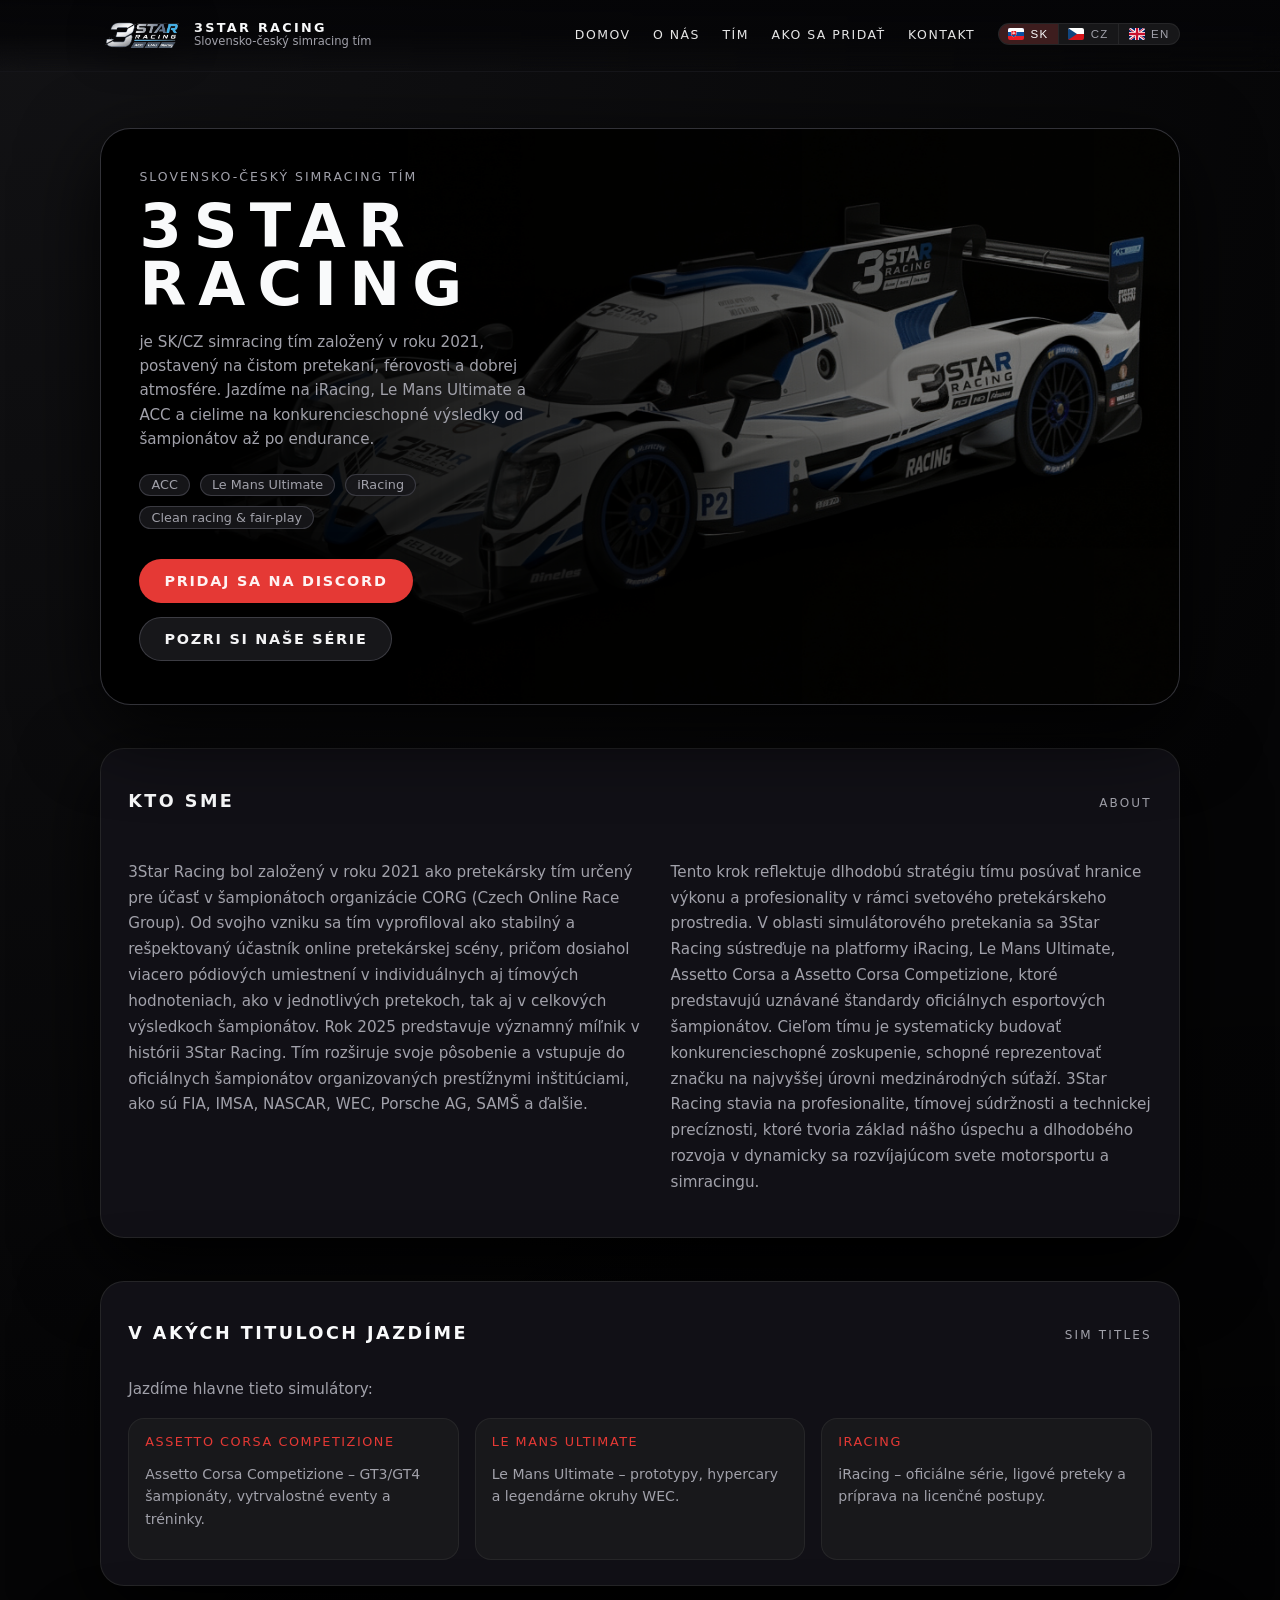
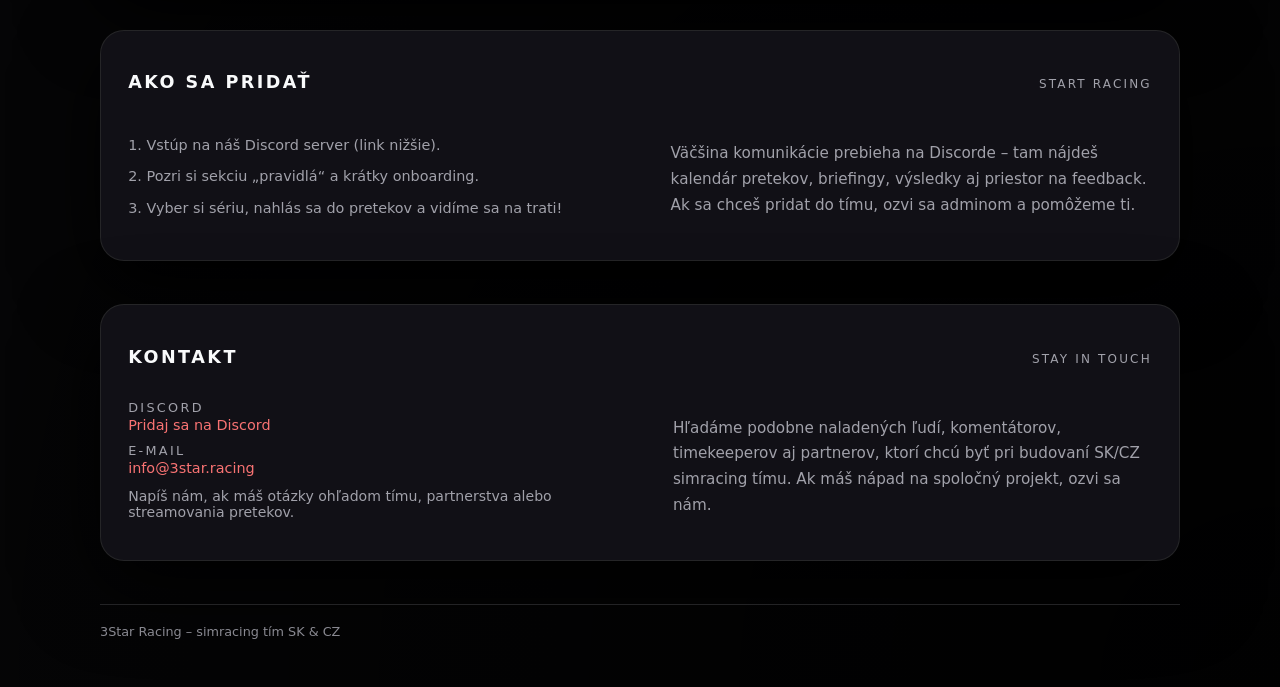
<file: index_old_backup.html>
<!DOCTYPE html>
<html lang="sk">
<head>
  <meta charset="UTF-8" />
  <meta name="viewport" content="width=device-width, initial-scale=1.0" />
  <title>3Star Racing – Simracing tím SK/CZ</title>
  <style>
    :root {
      --page-bg: #050506;
      --card-bg: #111016;
      --card-bg-soft: #18181b;
      --hero-bg: #050506;
      --accent: #e53935;
      --accent-soft: rgba(229, 57, 53, 0.18);
      --text-main: #f9fafb;
      --text-muted: #a1a1aa;
      --border-soft: rgba(39, 39, 42, 0.9);
      --border-hero: rgba(63, 63, 70, 0.8);
      --radius-xl: 1.5rem;
      --radius-full: 999px;
      --shadow-soft: 0 24px 80px rgba(0, 0, 0, 0.9);
    }

    * { box-sizing: border-box; }
    html { scroll-behavior: smooth; }

    body {
      margin: 0;
      font-family: system-ui, -apple-system, BlinkMacSystemFont, "Segoe UI", sans-serif;
      color: var(--text-main);
      background:
        radial-gradient(circle at top left, rgba(24, 24, 27, 0.7), transparent 55%),
        radial-gradient(circle at bottom right, rgba(0, 0, 0, 0.8), transparent 55%),
        var(--page-bg);
      min-height: 100vh;
    }

    a { color: inherit; text-decoration: none; }
    img { max-width: 100%; display: block; }

    .page {
      max-width: 1120px;
      margin: 0 auto;
      padding: 1.6rem 1.25rem 3rem;
    }

    /* NAVBAR */

    .nav {
      position: sticky;
      top: 0;
      z-index: 20;
      backdrop-filter: blur(14px);
      background: linear-gradient(
        to bottom,
        rgba(5, 5, 7, 0.96),
        rgba(5, 5, 7, 0.85),
        transparent
      );
      border-bottom: 1px solid rgba(24, 24, 27, 0.9);
    }

    .nav-inner {
      max-width: 1120px;
      margin: 0 auto;
      padding: 0.75rem 1.25rem 0.9rem;
      display: flex;
      align-items: center;
      gap: 1.4rem;
    }

    .brand {
      display: flex;
      align-items: center;
      gap: 0.75rem;
    }

    .brand-logo {
      width: 82px;
      height: auto;
      filter: drop-shadow(0 0 20px rgba(0, 0, 0, 0.9));
    }

    .brand-text {
      display: flex;
      flex-direction: column;
      line-height: 1.1;
    }

    .brand-title {
      font-size: 0.8rem;
      font-weight: 700;
      text-transform: uppercase;
      letter-spacing: 0.18em;
    }

    .brand-subtitle {
      font-size: 0.72rem;
      color: var(--text-muted);
    }

    .nav-links {
      margin-left: auto;
      display: flex;
      align-items: center;
      gap: 1.4rem;
      font-size: 0.9rem;
    }

    .nav-link {
      position: relative;
      padding: 0.2rem 0;
      font-weight: 500;
      color: #e5e5e5;
      text-transform: uppercase;
      letter-spacing: 0.12em;
      font-size: 0.78rem;
    }

    .nav-link::after {
      content: "";
      position: absolute;
      left: 0;
      bottom: -0.3rem;
      width: 0;
      height: 2px;
      border-radius: 999px;
      background: var(--accent);
      transition: width 0.18s ease-out;
    }

    .nav-link:hover::after {
      width: 100%;
    }

    .lang-switcher {
      display: inline-flex;
      border-radius: var(--radius-full);
      border: 1px solid rgba(39, 39, 42, 0.9);
      overflow: hidden;
      background: rgba(24, 24, 27, 0.96);
    }

    .lang-btn {
      border: none;
      background: transparent;
      color: var(--text-muted);
      font-size: 0.72rem;
      padding: 0.25rem 0.6rem;
      cursor: pointer;
      text-transform: uppercase;
      letter-spacing: 0.1em;
      display: inline-flex;
      align-items: center;
      gap: 0.4rem;
    }

    .lang-flag {
      width: 16px;
      height: auto;
      border-radius: 2px;
      object-fit: cover;
    }


    .lang-btn + .lang-btn {
      border-left: 1px solid rgba(39, 39, 42, 0.95);
    }

    .lang-btn.active {
      background: var(--accent-soft);
      color: var(--text-main);
    }

    main { margin-top: 1.9rem; }
    section { margin-bottom: 2.7rem; }

    /* HERO – auto ako pozadie, bez hrany uprostred */

    .hero {
      position: relative;
      border-radius: 1.9rem;
      overflow: hidden;
      border: 1px solid var(--border-hero);
      box-shadow: var(--shadow-soft);
      min-height: 360px;

      display: flex;
      align-items: center;

      background-image:
        linear-gradient(
          to right,
          rgba(0, 0, 0, 0.98),
          rgba(0, 0, 0, 0.82) 44%,
          rgba(0, 0, 0, 0.3)
        ),
        url("hero_car.png");
      background-size: cover;
      background-position: right center;
    }

    .hero-content {
      position: relative;
      z-index: 1;
      padding: 2.5rem 2.4rem 2.7rem;
      max-width: 480px;
    }

    .badge {
      font-size: 0.78rem;
      text-transform: uppercase;
      letter-spacing: 0.16em;
      color: var(--text-muted);
      margin-bottom: 0.8rem;
    }

    .hero-title {
      margin: 0;
      font-size: clamp(2.4rem, 3.2vw + 1.4rem, 3.8rem);
      font-weight: 900;
      text-transform: uppercase;
      letter-spacing: 0.2em;
      line-height: 0.96;
    }

    .hero-title span {
      display: block;
    }

    .hero-tagline {
      margin-top: 1rem;
      max-width: 26rem;
      font-size: 0.95rem;
      color: var(--text-muted);
      line-height: 1.6;
    }

    .hero-meta {
      display: flex;
      flex-wrap: wrap;
      gap: 0.6rem;
      margin-top: 1.4rem;
      font-size: 0.8rem;
      color: var(--text-muted);
    }

    .hero-meta span {
      padding: 0.18rem 0.7rem;
      border-radius: var(--radius-full);
      border: 1px solid rgba(63, 63, 70, 0.9);
      background: rgba(24, 24, 27, 0.9);
    }

    .hero-actions {
      display: flex;
      flex-wrap: wrap;
      gap: 0.9rem;
      margin-top: 1.9rem;
    }

    .btn {
      display: inline-flex;
      align-items: center;
      justify-content: center;
      gap: 0.4rem;
      padding: 0.8rem 1.5rem;
      border-radius: var(--radius-full);
      border: 1px solid transparent;
      font-size: 0.9rem;
      font-weight: 600;
      cursor: pointer;
      text-transform: uppercase;
      letter-spacing: 0.12em;
      transition:
        transform 0.14s ease-out,
        box-shadow 0.14s ease-out,
        background 0.14s ease-out,
        border-color 0.14s ease-out,
        color 0.14s ease-out;
    }

    .btn-primary {
      background: var(--accent);
      color: #fef2f2;
      box-shadow: 0 22px 40px rgba(0, 0, 0, 0.9);
    }

    .btn-primary:hover {
      transform: translateY(-1px);
      box-shadow: 0 32px 60px rgba(0, 0, 0, 0.95);
    }

    .btn-ghost {
      background: rgba(24, 24, 27, 0.98);
      border-color: rgba(63, 63, 70, 0.95);
      color: #f4f4f5;
    }

    .btn-ghost:hover {
      border-color: var(--accent);
      transform: translateY(-1px);
      box-shadow: 0 22px 40px rgba(0, 0, 0, 0.9);
    }

    /* KARTY SEKCII */

    .section-card {
      background: var(--card-bg);
      border-radius: var(--radius-xl);
      padding: 1.7rem 1.7rem 1.6rem;
      border: 1px solid var(--border-soft);
      box-shadow: var(--shadow-soft);
    }

    .section-header {
      display: flex;
      align-items: baseline;
      justify-content: space-between;
      gap: 1rem;
      margin-bottom: 1.2rem;
    }

    .section-title {
      font-size: 1.1rem;
      text-transform: uppercase;
      letter-spacing: 0.14em;
      font-weight: 700;
    }

    .section-kicker {
      font-size: 0.75rem;
      text-transform: uppercase;
      letter-spacing: 0.18em;
      color: var(--text-muted);
    }

    .two-col {
      display: grid;
      grid-template-columns: minmax(0, 1.45fr) minmax(0, 1.35fr);
      gap: 1.6rem;
    }

    .muted {
      color: var(--text-muted);
      font-size: 0.95rem;
      line-height: 1.7;
    }

    /* COMMUNITY */

    .sim-grid {
      display: grid;
      grid-template-columns: repeat(3, minmax(0, 1fr));
      gap: 1rem;
    }

    .sim-card {
      background: var(--card-bg-soft);
      border-radius: 1rem;
      padding: 0.9rem 1rem 0.9rem;
      border: 1px solid rgba(39, 39, 42, 0.95);
      font-size: 0.88rem;
    }

    .sim-title {
      font-size: 0.8rem;
      letter-spacing: 0.12em;
      text-transform: uppercase;
      color: var(--accent);
      margin-bottom: 0.35rem;
    }

    .sim-body {
      color: var(--text-muted);
      line-height: 1.6;
    }

    /* JOIN */

    .steps {
      list-style: none;
      padding: 0;
      margin: 0.4rem 0 0;
      display: grid;
      gap: 0.45rem;
      font-size: 0.9rem;
      color: var(--text-muted);
    }

    /* CONTACT */

    .contact-grid {
      display: grid;
      grid-template-columns: minmax(0, 1.2fr) minmax(0, 1.1fr);
      gap: 1.4rem;
      align-items: flex-start;
    }

    .contact-list {
      list-style: none;
      padding: 0;
      margin: 0;
      display: grid;
      gap: 0.6rem;
    }

    .contact-item {
      display: flex;
      flex-direction: column;
      gap: 0.12rem;
      font-size: 0.9rem;
    }

    .contact-label {
      font-size: 0.8rem;
      text-transform: uppercase;
      letter-spacing: 0.18em;
      color: var(--text-muted);
    }

    .contact-value a {
      color: #f97373;
    }

    .contact-note {
      font-size: 0.88rem;
      color: var(--text-muted);
      margin-top: 0.75rem;
    }

    footer {
      margin-top: 2.5rem;
      padding-top: 1.2rem;
      border-top: 1px solid rgba(39, 39, 42, 0.9);
      font-size: 0.8rem;
      color: var(--text-muted);
      display: flex;
      justify-content: space-between;
      gap: 1rem;
      flex-wrap: wrap;
    }

    footer span:last-child {
      opacity: 0.85;
    }

      /* RESPONSIVE */

  @media (max-width: 980px) {
    .page { padding-inline: 1.1rem; }
    .nav-inner { padding-inline: 1.1rem; }
  }

  @media (max-width: 880px) {
    .hero {
      min-height: 320px;
      background-position: center right;
    }

    .hero-content {
      padding: 2.2rem 1.9rem 2.4rem;
    }

    .nav-inner {
      flex-wrap: wrap;
      justify-content: space-between;
    }

    .nav-links {
      width: 100%;
      margin-left: 0;
      margin-top: 0.6rem;
      justify-content: center;
      flex-wrap: wrap;
      gap: 0.75rem 1.25rem;
      font-size: 0.8rem;
    }

    .two-col,
    .sim-grid,
    .contact-grid {
      grid-template-columns: minmax(0, 1fr);
    }

    .section-header {
      flex-wrap: wrap;
    }
  }

  @media (max-width: 640px) {
    body { overflow-x: hidden; }

    .page { padding-inline: 1rem; }
    .nav-inner { padding-inline: 1rem; }

    .brand-logo { width: 66px; }

    .brand-title { font-size: 0.76rem; }
    .brand-subtitle { font-size: 0.7rem; }

    .nav-links {
      gap: 0.55rem 1.05rem;
    }

    .nav-link {
      font-size: 0.72rem;
      letter-spacing: 0.1em;
    }

    .lang-switcher {
      flex: 0 0 100%;
      justify-content: center;
      margin-top: 0.2rem;
    }

    .hero {
      min-height: 340px;
      background-image:
        linear-gradient(
          to bottom,
          rgba(0, 0, 0, 0.94),
          rgba(0, 0, 0, 0.76) 55%,
          rgba(0, 0, 0, 0.18)
        ),
        url("hero_car.png");
      background-position: center;
    }

    .hero-content {
      max-width: none;
      width: 100%;
      padding: 2.05rem 1.2rem 2.2rem;
    }

    .hero-title {
      font-size: 2.35rem;
      letter-spacing: 0.15em;
    }

    .hero-tagline {
      font-size: 0.95rem;
    }

    .hero-actions {
      gap: 0.7rem;
    }

    .hero-actions .btn {
      width: 100%;
    }

    .section-card {
      padding: 1.25rem 1.15rem 1.15rem;
    }

    footer {
      justify-content: center;
      text-align: center;
    }
  }

  @media (max-width: 420px) {
    .brand-logo { width: 60px; }

    .hero-title {
      font-size: 2.1rem;
      letter-spacing: 0.12em;
    }

    .btn {
      padding: 0.75rem 1.15rem;
      font-size: 0.82rem;
    }

    .section-title {
      font-size: 1.02rem;
    }
  }
</style>
</head>
<body>
  <header class="nav">
    <div class="nav-inner">
      <a href="#top" class="brand">
        <img src="3star_logo_transparent.png" alt="3Star Racing logo" class="brand-logo" />
        <div class="brand-text">
          <span class="brand-title">3Star Racing</span>
          <span class="brand-subtitle" data-i18n="hero_tagline">
            Slovensko-český simracing tím
          </span>
        </div>
      </a>
      <nav class="nav-links">
        <a href="#home" class="nav-link" data-i18n="nav_home">Domov</a>
        <a href="#about" class="nav-link" data-i18n="nav_about">O nás</a>
        <a href="#community" class="nav-link" data-i18n="nav_community">Tím</a>
        <a href="#join" class="nav-link" data-i18n="nav_join">Ako sa pridať</a>
        <a href="#contact" class="nav-link" data-i18n="nav_contact">Kontakt</a>

        <div class="lang-switcher" aria-label="Language switcher">
          <!-- jednoduché onclick volania -->
          <button class="lang-btn active" data-lang="sk" onclick="setLanguage('sk')">
            <img src="flags/sk.svg" alt="SK" class="lang-flag" />
            SK
          </button>
          <button class="lang-btn" data-lang="cz" onclick="setLanguage('cz')">
            <img src="flags/cz.svg" alt="CZ" class="lang-flag" />
            CZ
          </button>
          <button class="lang-btn" data-lang="en" onclick="setLanguage('en')">
            <img src="flags/gb.svg" alt="EN" class="lang-flag" />
            EN
          </button>
        </div>
      </nav>
    </div>
  </header>

  <div class="page" id="top">
    <main>
      <!-- HERO -->
      <section id="home" class="hero">
        <div class="hero-content">
          <div class="badge" data-i18n="hero_tagline">
            Slovensko-česká simracing tím
          </div>
          <h1 class="hero-title">
            <span data-i18n="hero_title_line1">3STAR</span>
            <span data-i18n="hero_title_line2">RACING</span>
          </h1>
          <p class="hero-tagline" data-i18n="hero_intro">
            Tím simracerov zo Slovenska a Česka, ktorí chcú jazdiť čisto,
            férovo a v dobrej atmosfére. Od prvých kôl až po endurance
            šampionáty – máme miesto pre každého.
          </p>
          <div class="hero-meta">
            <span>ACC</span>
            <span>Le Mans Ultimate</span>
            <span>iRacing</span>
            <span>Clean racing &amp; fair-play</span>
          </div>
          <div class="hero-actions">
            <!-- TODO: doplň reálny Discord invite -->
            <a href="https://discord.gg/dmPUFsfekv" class="btn btn-primary" target="_blank" rel="noreferrer"
               data-i18n="hero_cta_primary">
              Pridaj sa na Discord
            </a>
            <a href="#community" class="btn btn-ghost" data-i18n="hero_cta_secondary">
              Pozri si naše série
            </a>
          </div>
        </div>
      </section>

      <!-- ABOUT -->
      <section id="about">
        <div class="section-card">
          <div class="section-header">
            <h2 class="section-title" data-i18n="about_title">Kto sme</h2>
            <span class="section-kicker">About</span>
          </div>
          <div class="two-col">
            <p class="muted" data-i18n="about_body">
              3Star Racing je tím simracerov z SK a CZ, ktorí milujú čisté
              preteky, fair-play a dobrú atmosféru. Organizujeme ligy, fun race
              a endurance preteky v obľúbených simulátoroch a radi pomôžeme
              nováčikom s prvými kolami.
            </p>
            <p class="muted" data-i18n="about_body_extra">
              Nezáleží na tom, ako dlho jazdíš – dôležitý je prístup. Venujeme sa
              nastaveniu simulátorov, zdieľaniu setupov, spoločným tréningom aj
              analýze replayov, aby si sa mohol krok za krokom zlepšovať.
            </p>
          </div>
        </div>
      </section>

      <!-- COMMUNITY -->
      <section id="community">
        <div class="section-card">
          <div class="section-header">
            <h2 class="section-title" data-i18n="community_title">
              V akých tituloch jazdíme
            </h2>
            <span class="section-kicker">Sim titles</span>
          </div>
          <p class="muted" data-i18n="community_intro">
            Jazdíme hlavne tieto simulátory:
          </p>

          <div class="sim-grid">
            <div class="sim-card">
              <div class="sim-title">Assetto Corsa Competizione</div>
              <p class="sim-body" data-i18n="community_item_acc">
                Assetto Corsa Competizione – GT3/GT4 šampionáty, vytrvalostné
                eventy a tréninky.
              </p>
            </div>
            <div class="sim-card">
              <div class="sim-title">Le Mans Ultimate</div>
              <p class="sim-body" data-i18n="community_item_lmu">
                Le Mans Ultimate – prototypy, hypercary a legendárne okruhy WEC.
              </p>
            </div>
            <div class="sim-card">
              <div class="sim-title">iRacing</div>
              <p class="sim-body" data-i18n="community_item_ir">
                iRacing – oficiálne série, ligové preteky a príprava na
                licenčné postupy.
              </p>
            </div>
          </div>
        </div>
      </section>

      <!-- JOIN -->
      <section id="join">
        <div class="section-card">
          <div class="section-header">
            <h2 class="section-title" data-i18n="join_title">Ako sa pridať</h2>
            <span class="section-kicker">Start racing</span>
          </div>
          <div class="two-col">
            <div class="muted">
              <ul class="steps">
                <li data-i18n="join_step1">
                  1. Vstúp na náš Discord server (link nižšie).
                </li>
                <li data-i18n="join_step2">
                  2. Pozri si sekciu „pravidlá“ a krátky onboarding.
                </li>
                <li data-i18n="join_step3">
                  3. Vyber si sériu, nahlás sa do pretekov a vidíme sa na trati!
                </li>
              </ul>
            </div>
            <p class="muted" data-i18n="join_note">
              Väčšina komunikácie prebieha na Discorde – tam nájdeš kalendár
              pretekov, briefingy, výsledky aj priestor na feedback. Ak si
              úplný nováčik, ozvi sa adminom a pomôžeme ti s nastavením a prvými
              jazdami.
            </p>
          </div>
        </div>
      </section>

      <!-- CONTACT -->
      <section id="contact">
        <div class="section-card">
          <div class="section-header">
            <h2 class="section-title" data-i18n="contact_title">Kontakt</h2>
            <span class="section-kicker">Stay in touch</span>
          </div>
          <div class="contact-grid">
            <div>
              <ul class="contact-list">
                <li class="contact-item">
                  <span class="contact-label" data-i18n="contact_discord_label">
                    Discord
                  </span>
                  <span class="contact-value">
                    <!-- TODO: doplň reálny invite link -->
                    <a href="https://discord.gg/dmPUFsfekv" target="_blank" rel="noreferrer" data-i18n="hero_cta_primary">
                      discord
                    </a>
                  </span>
                </li>
                <li class="contact-item">
                  <span class="contact-label" data-i18n="contact_email_label">
                    E-mail
                  </span>
                  <span class="contact-value">
                    <!-- TODO: uprav na skutočnú adresu -->
                    <a href="mailto:info@3star.racing">
                      info@3star.racing
                    </a>
                  </span>
                </li>
              </ul>
              <p class="contact-note" data-i18n="contact_note">
                Napíš nám, ak máš otázky ohľadom ligy, partnerstva alebo
                streamovania pretekov.
              </p>
            </div>
            <p class="muted" data-i18n="contact_right">
              Hľadáme podobne naladených ľudí, komentátorov, timekeeperov aj
              partnerov, ktorí chcú byť pri budovaní SK/CZ simracing tímu. Ak
              máš nápad na spoločný projekt alebo špeciálny event, ozvi sa nám.
            </p>
          </div>
        </div>
      </section>
    </main>

    <footer>
      <span data-i18n="footer_text">
        3Star Racing – simracing tím SK &amp; CZ
      </span>
    </footer>
  </div>

  <!-- JAZYKOVÝ PREPÍNAČ – jednoduchá globálna funkcia -->
  <script>
    var translations = {
      sk: {
        nav_home: "Domov",
        nav_about: "O nás",
        nav_community: "Tím",
        nav_join: "Ako sa pridať",
        nav_contact: "Kontakt",
        hero_tagline: "Slovensko-český simracing tím",
        hero_title_line1: "3STAR",
        hero_title_line2: "RACING",
        hero_intro:
          "je SK/CZ simracing tím založený v roku 2021, postavený na čistom pretekaní, férovosti a dobrej atmosfére. Jazdíme na iRacing, Le Mans Ultimate a ACC a cielime na konkurencieschopné výsledky od šampionátov až po endurance.",
        hero_cta_primary: "Pridaj sa na Discord",
        hero_cta_secondary: "Pozri si naše série",
        about_title: "Kto sme",
        about_body:
          "3Star Racing bol založený v roku 2021 ako pretekársky tím určený pre účasť v šampionátoch organizácie CORG (Czech Online Race Group). Od svojho vzniku sa tím vyprofiloval ako stabilný a rešpektovaný účastník online pretekárskej scény, pričom dosiahol viacero pódiových umiestnení v individuálnych aj tímových hodnoteniach, ako v jednotlivých pretekoch, tak aj v celkových výsledkoch šampionátov. Rok 2025 predstavuje významný míľnik v histórii 3Star Racing. Tím rozširuje svoje pôsobenie a vstupuje do oficiálnych šampionátov organizovaných prestížnymi inštitúciami, ako sú FIA, IMSA, NASCAR, WEC, Porsche AG, SAMŠ a ďalšie.",
        about_body_extra:
          "Tento krok reflektuje dlhodobú stratégiu tímu posúvať hranice výkonu a profesionality v rámci svetového pretekárskeho prostredia. V oblasti simulátorového pretekania sa 3Star Racing sústreďuje na platformy iRacing, Le Mans Ultimate, Assetto Corsa a Assetto Corsa Competizione, ktoré predstavujú uznávané štandardy oficiálnych esportových šampionátov. Cieľom tímu je systematicky budovať konkurencieschopné zoskupenie, schopné reprezentovať značku na najvyššej úrovni medzinárodných súťaží. 3Star Racing stavia na profesionalite, tímovej súdržnosti a technickej precíznosti, ktoré tvoria základ nášho úspechu a dlhodobého rozvoja v dynamicky sa rozvíjajúcom svete motorsportu a simracingu.",
        community_title: "V akých tituloch jazdíme",
        community_intro: "Jazdíme hlavne tieto simulátory:",
        community_item_acc:
          "Assetto Corsa Competizione – GT3/GT4 šampionáty, vytrvalostné eventy a tréninky.",
        community_item_lmu:
          "Le Mans Ultimate – prototypy, hypercary a legendárne okruhy WEC.",
        community_item_ir:
          "iRacing – oficiálne série, ligové preteky a príprava na licenčné postupy.",
        join_title: "Ako sa pridať",
        join_step1: "1. Vstúp na náš Discord server (link nižšie).",
        join_step2: "2. Pozri si sekciu „pravidlá“ a krátky onboarding.",
        join_step3: "3. Vyber si sériu, nahlás sa do pretekov a vidíme sa na trati!",
        join_note:
          "Väčšina komunikácie prebieha na Discorde – tam nájdeš kalendár pretekov, briefingy, výsledky aj priestor na feedback. Ak sa chceš pridat do tímu, ozvi sa adminom a pomôžeme ti.",
        contact_title: "Kontakt",
        contact_discord_label: "Discord",
        contact_email_label: "E-mail",
        contact_note:
          "Napíš nám, ak máš otázky ohľadom tímu, partnerstva alebo streamovania pretekov.",
        contact_right:
          "Hľadáme podobne naladených ľudí, komentátorov, timekeeperov aj partnerov, ktorí chcú byť pri budovaní SK/CZ simracing tímu. Ak máš nápad na spoločný projekt, ozvi sa nám.",
        footer_text: "3Star Racing – simracing tím SK & CZ"
      },
      cz: {
        nav_home: "Domů",
        nav_about: "O nás",
        nav_community: "Tým",
        nav_join: "Jak se přidat",
        nav_contact: "Kontakt",
        hero_tagline: "Česko-slovenská simracing tým",
        hero_title_line1: "3STAR",
        hero_title_line2: "RACING",
        hero_intro:
          "je CZ/SK simracing tým založený v roce 2021, postavený na čistém závodění, férovosti a dobré atmosféře. Jezdíme na iRacing, Le Mans Ultimate a ACC a míříme na konkurenceschopné výsledky od šampionátů až po endurance.",
        hero_cta_primary: "Přidej se na Discord",
        hero_cta_secondary: "Podívej se na naše série",
        about_title: "Kdo jsme",
        about_body:
          "3Star Racing byl založen v roce 2021 jako závodní tým určený pro účast v šampionátech organizace CORG (Czech Online Race Group). Od svého vzniku se tým vyprofiloval jako stabilní a respektovaný účastník online závodní scény a dosáhl několika pódiových umístění v individuálním i týmovém hodnocení, jak v jednotlivých závodech, tak i v celkových výsledcích šampionátů. Rok 2025 představuje významný milník v historii 3Star Racing. Tým rozšiřuje své působení a vstupuje do oficiálních šampionátů pořádaných prestižními institucemi, jako jsou FIA, IMSA, NASCAR, WEC, Porsche AG, SAMŠ a další.",
        about_body_extra:
          "Tento krok odráží dlouhodobou strategii týmu posouvat hranice výkonu a profesionality v rámci světového závodního prostředí. V oblasti simracingu se 3Star Racing zaměřuje na platformy iRacing, Le Mans Ultimate, Assetto Corsa a Assetto Corsa Competizione, které představují uznávané standardy oficiálních esportových šampionátů. Cílem týmu je systematicky budovat konkurenceschopné uskupení schopné reprezentovat značku na nejvyšší úrovni mezinárodních soutěží. 3Star Racing staví na profesionalitě, týmové soudržnosti a technické preciznosti, které tvoří základ našeho úspěchu a dlouhodobého rozvoje v dynamicky se rozvíjejícím světě motorsportu a simracingu.",
        community_title: "V jakých titulech jezdíme",
        community_intro: "Jezdíme hlavně tyto simulátory:",
        community_item_acc:
          "Assetto Corsa Competizione – GT3/GT4 šampionáty, endurance akce a tréninky.",
        community_item_lmu:
          "Le Mans Ultimate – LMGT3, prototypy, hypercary a legendární tratě WEC.",
        community_item_ir:
          "iRacing – oficiální série, ligové závody a příprava na postup licencí.",
        join_title: "Jak se přidat",
        join_step1: "1. Vstup na náš Discord server (odkaz níže).",
        join_step2: "2. Projdi si sekci „pravidla“ a krátký onboarding.",
        join_step3: "3. Vyber si sérii, přihlas se do závodu a uvidíme se na trati!",
        join_note:
          "Většina komunikace probíhá na Discordu – tam najdeš kalendář závodů, briefingy, výsledky i prostor pro zpětnou vazbu. Pokud se chceš přidat do týmu, ozvi se adminům a pomůžeme ti.",
        contact_title: "Kontakt",
        contact_discord_label: "Discord",
        contact_email_label: "E-mail",
        contact_note:
          "Napiš nám, pokud máš dotazy k lize, partnerství nebo streamování závodů.",
        contact_right:
          "Hledáme podobně naladěné lidi, komentátory, časoměřiče i partnery, kteří chtějí být u budování SK/CZ simracing týmu. Pokud máš nápad na společný projekt, ozvi se nám.",
        footer_text: "3Star Racing – simracing tým CZ & SK"
      },
      en: {
        nav_home: "Home",
        nav_about: "About",
        nav_community: "Team",
        nav_join: "How to join",
        nav_contact: "Contact",
        hero_tagline: "Slovak & Czech simracing team",
        hero_title_line1: "3STAR",
        hero_title_line2: "RACING",
        hero_intro:
          "a Slovak/Czech simracing team founded in 2021, built on clean racing, fair play, and a great atmosphere. We compete in iRacing, Le Mans Ultimate, and ACC, aiming for strong results from championships to endurance events.",
        hero_cta_primary: "Join our Discord",
        hero_cta_secondary: "See our series",
        about_title: "Who we are",
        about_body:
          "3Star Racing was founded in 2021 as a racing team intended to compete in championships organized by CORG (Czech Online Race Group). Since its inception, the team has established itself as a stable and respected participant in the online racing scene, achieving multiple podium finishes in both individual and team standings—across single events as well as overall championship results. The year 2025 marks a major milestone in 3Star Racing’s history. The team is expanding its activities and entering official championships organized by prestigious institutions such as the FIA, IMSA, NASCAR, the WEC, Porsche AG, SAMŠ, and others.",
        about_body_extra:
          "This step reflects the team’s long-term strategy to push the boundaries of performance and professionalism within the global racing environment. In sim racing, 3Star Racing focuses on the iRacing, Le Mans Ultimate, Assetto Corsa, and Assetto Corsa Competizione platforms, which are widely recognized standards for official esports championships. The team’s goal is to systematically build a competitive lineup capable of representing the brand at the highest level of international competition. 3Star Racing is built on professionalism, team cohesion, and technical precision—forming the foundation of our success and long-term growth in the rapidly evolving world of motorsport and sim racing.",
        community_title: "What we race",
        community_intro: "We mainly race in these simulators:",
        community_item_acc:
          "Assetto Corsa Competizione – GT3/GT4 championships, endurance events and practice sessions.",
        community_item_lmu:
          "Le Mans Ultimate – LMGT3, prototypes, hypercars and classic WEC tracks.",
        community_item_ir:
          "iRacing – official series, league races and coaching for license progression.",
        join_title: "How to join",
        join_step1: "1. Join our Discord server (link below).",
        join_step2: "2. Read the rules and the short onboarding channel.",
        join_step3: "3. Pick a series, register for a race and see you on track!",
        join_note:
          "Most communication happens on Discord — there you’ll find the race calendar, briefings, results, and space for feedback. If you want to join the team, reach out to the admins and we’ll help you.",
        contact_title: "Contact",
        contact_discord_label: "Discord",
        contact_email_label: "E-mail",
        contact_note:
          "Reach out if you have questions about the league, partnerships or race broadcasting.",
        contact_right:
          "We’re looking for like-minded people—commentators, timekeepers, and partners—who want to be part of building a SK/CZ simracing team. If you have an idea for a joint project, get in touch with us.",
        footer_text: "3Star Racing – simracing team"
      }
    };

    var langToHtml = { sk: "sk", cz: "cs", en: "en" };

    function setLanguage(lang) {
      var dict = translations[lang] || translations.sk;
      document.documentElement.lang = langToHtml[lang] || "sk";

      var elements = document.querySelectorAll("[data-i18n]");
      for (var i = 0; i < elements.length; i++) {
        var el = elements[i];
        var key = el.getAttribute("data-i18n");
        if (dict[key]) {
          el.textContent = dict[key];
        }
      }

      var buttons = document.querySelectorAll(".lang-btn");
      for (var j = 0; j < buttons.length; j++) {
        var btn = buttons[j];
        btn.classList.toggle("active", btn.getAttribute("data-lang") === lang);
      }
    }

    // inicializácia – po načítaní HTML je script na konci, takže DOM už existuje
    setLanguage("sk");
  </script>
</body>
</html>
</file>
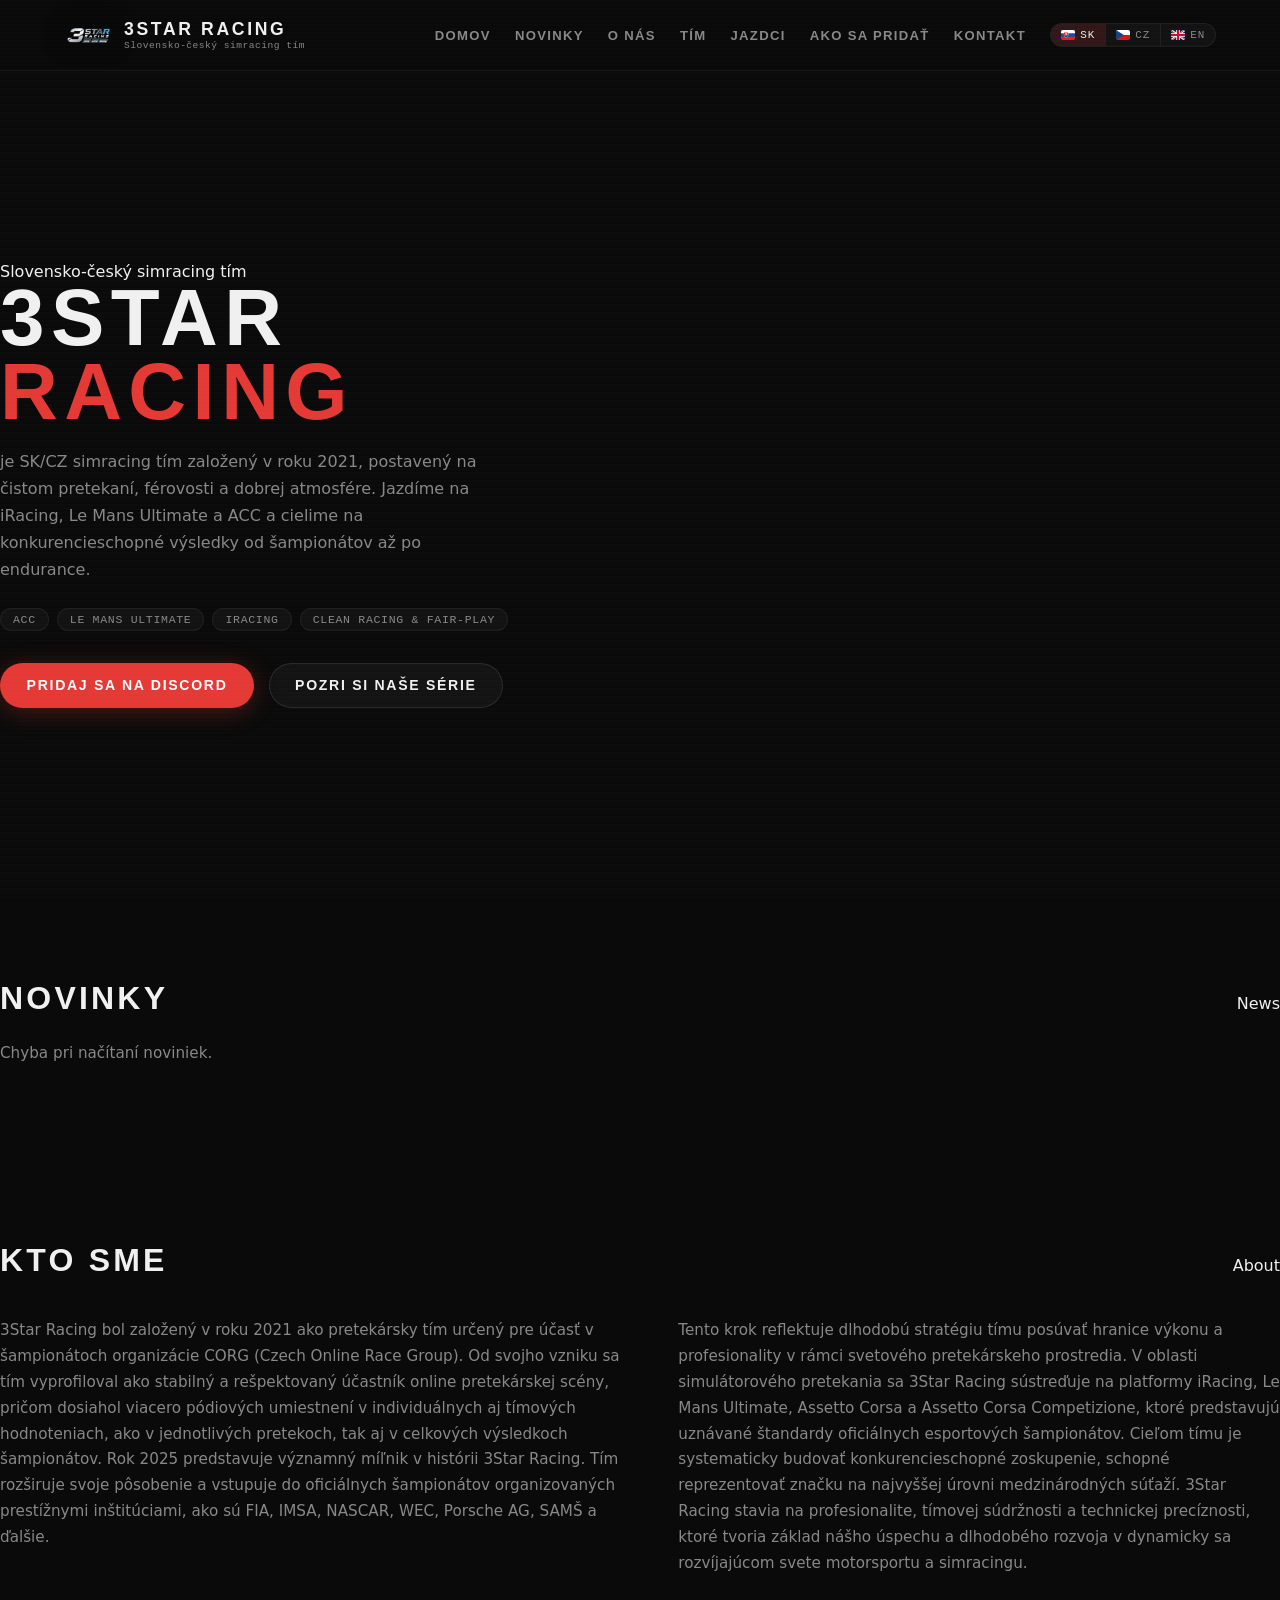
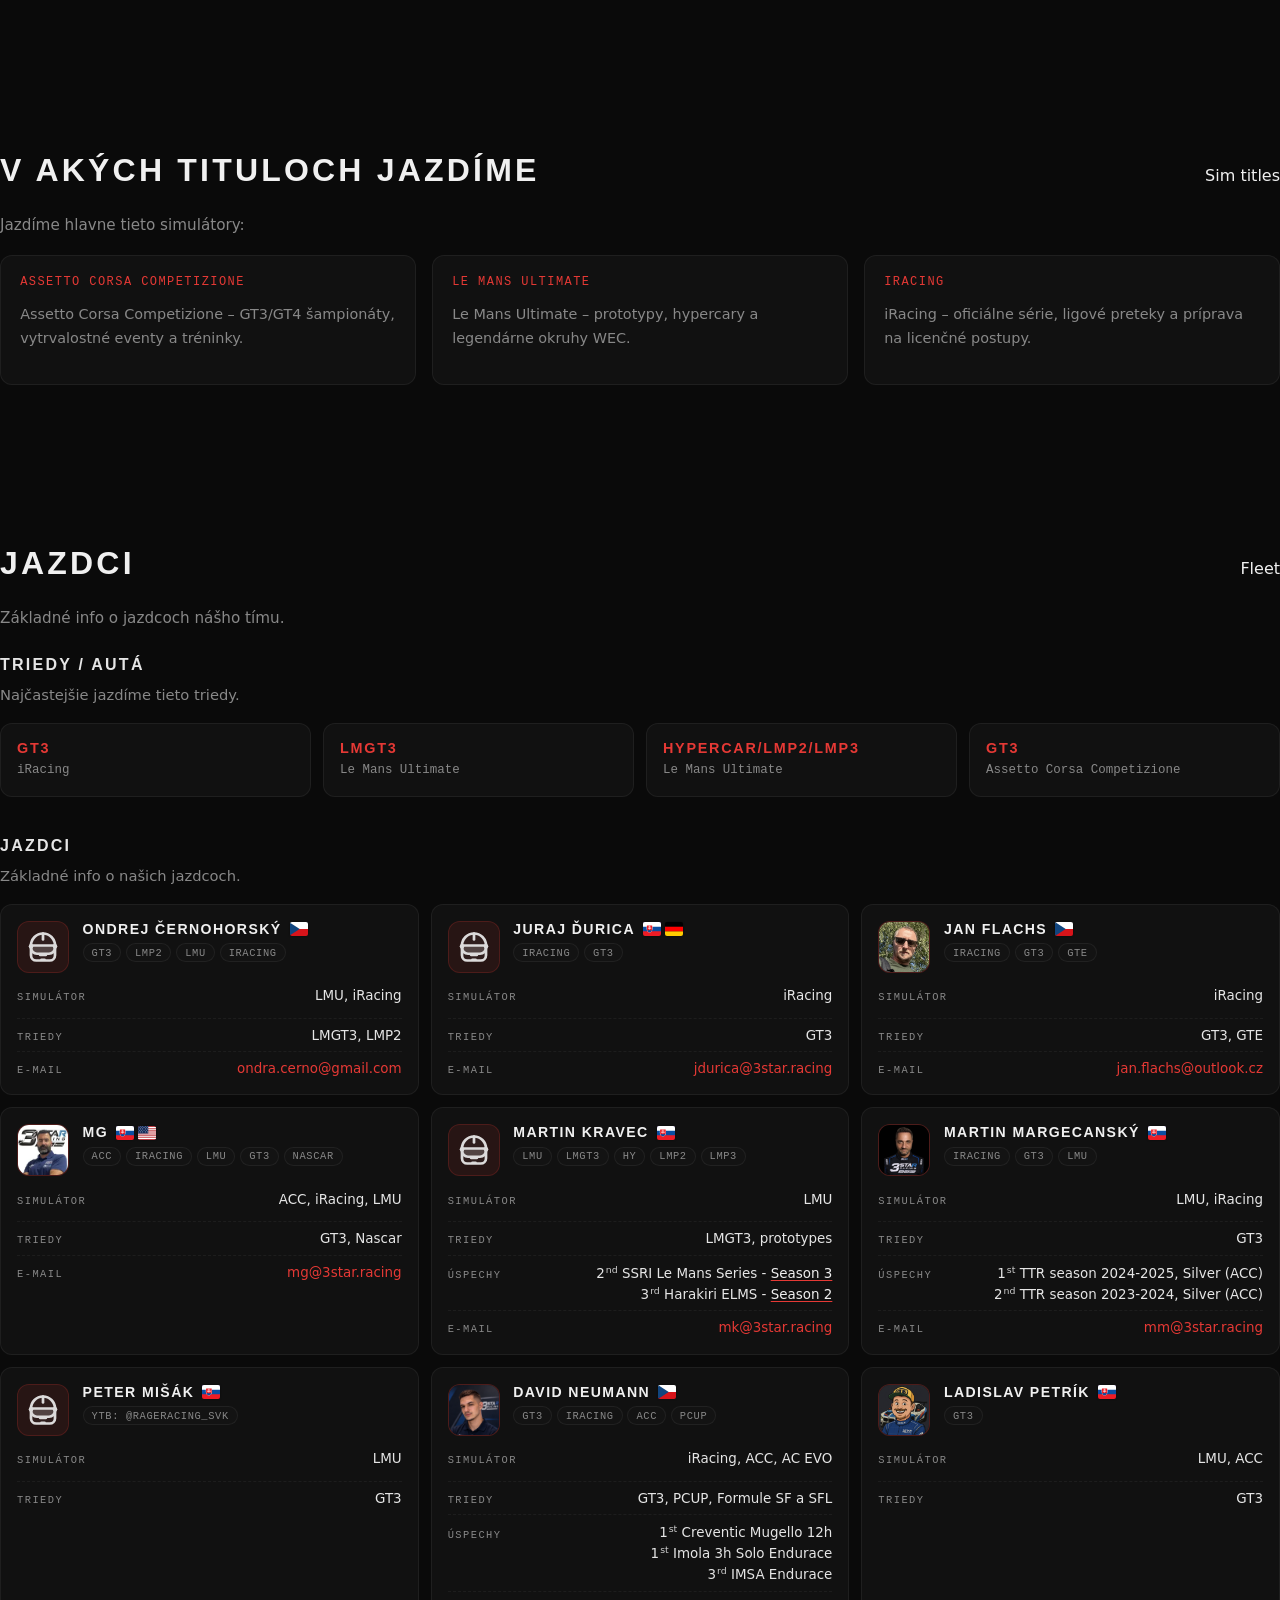
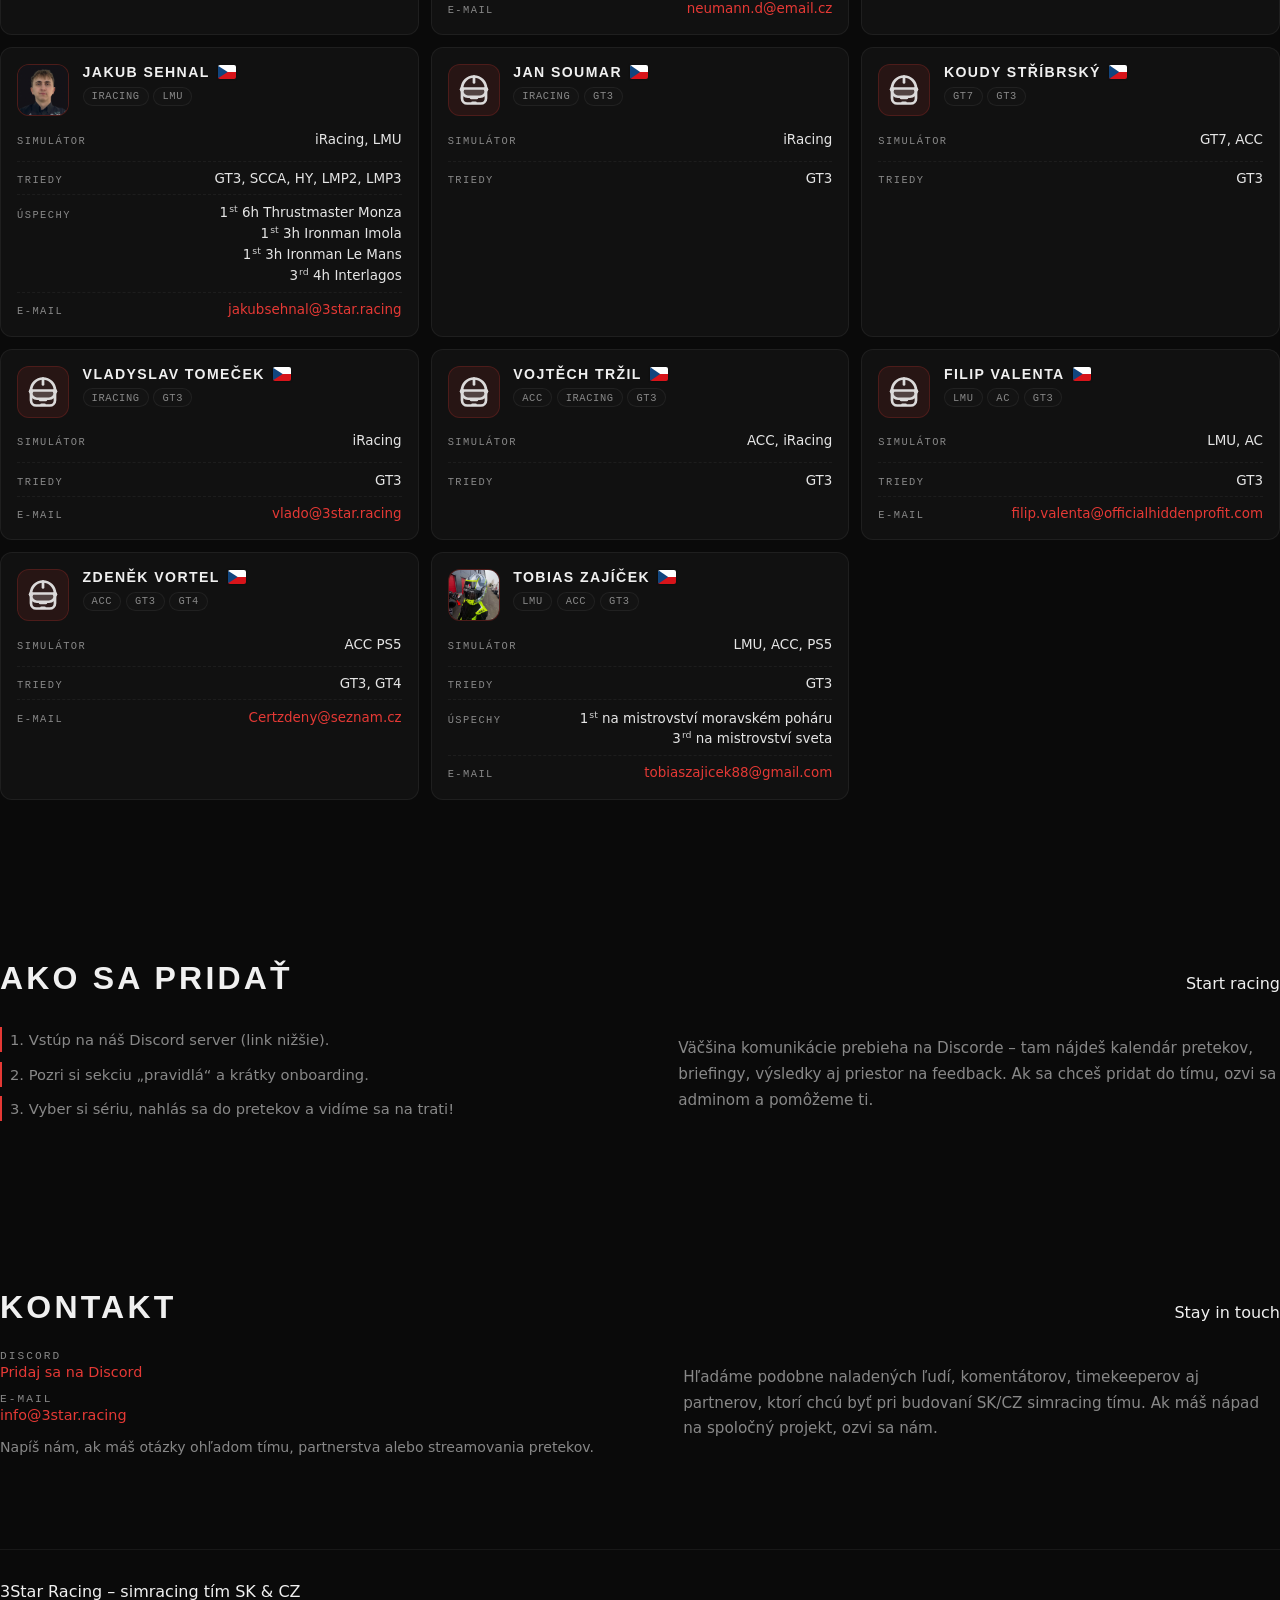
<file: index_with_news.html>
<!DOCTYPE html>
<html lang="sk">

<head>
  <meta charset="UTF-8" />
  <meta name="viewport" content="width=device-width, initial-scale=1.0" />
  <title>3Star Racing – Simracing tím SK/CZ</title>
  <link rel="stylesheet" href="style.css">
</head>

<body>
  <header class="nav">
    <div class="nav-inner">
      <a href="#top" class="brand">
        <img src="3star_logo_transparent.png" alt="3Star Racing logo" class="brand-logo" />
        <div class="brand-text">
          <span class="brand-title">3Star Racing</span>
          <span class="brand-subtitle" data-i18n="hero_tagline">
            Slovensko-český simracing tím
          </span>
        </div>
      </a>
      <nav class="nav-links">
        <a href="#home" class="nav-link" data-i18n="nav_home">Domov</a>
        <a href="#news" class="nav-link" data-i18n="news_title">Novinky</a>
        <a href="#about" class="nav-link" data-i18n="nav_about">O nás</a>
        <a href="#community" class="nav-link" data-i18n="nav_community">Tím</a>
        <a href="#fleet" class="nav-link" data-i18n="nav_fleet">Autá &amp; jazdci</a>
        <a href="#join" class="nav-link" data-i18n="nav_join">Ako sa pridať</a>
        <a href="#contact" class="nav-link" data-i18n="nav_contact">Kontakt</a>

        <div class="lang-switcher" aria-label="Language switcher">
          <!-- jednoduché onclick volania -->
          <button class="lang-btn active" data-lang="sk" onclick="setLanguage('sk')">
            <img src="flags/sk.svg" alt="SK" class="lang-flag" />
            SK
          </button>
          <button class="lang-btn" data-lang="cz" onclick="setLanguage('cz')">
            <img src="flags/cz.svg" alt="CZ" class="lang-flag" />
            CZ
          </button>
          <button class="lang-btn" data-lang="en" onclick="setLanguage('en')">
            <img src="flags/gb.svg" alt="EN" class="lang-flag" />
            EN
          </button>
        </div>
      </nav>
    </div>
  </header>

  <div class="page" id="top">
    <main>
      <!-- HERO -->
      <section id="home" class="hero">
        <div class="hero-content">
          <div class="badge" data-i18n="hero_tagline">
            Slovensko-česká simracing tím
          </div>
          <h1 class="hero-title">
            <span data-i18n="hero_title_line1">3STAR</span>
            <span data-i18n="hero_title_line2">RACING</span>
          </h1>
          <p class="hero-tagline" data-i18n="hero_intro">
            Tím simracerov zo Slovenska a Česka, ktorí chcú jazdiť čisto,
            férovo a v dobrej atmosfére. Od prvých kôl až po endurance
            šampionáty – máme miesto pre každého.
          </p>
          <div class="hero-meta">
            <span>ACC</span>
            <span>Le Mans Ultimate</span>
            <span>iRacing</span>
            <span>Clean racing &amp; fair-play</span>
          </div>
          <div class="hero-actions">
            <!-- TODO: doplň reálny Discord invite -->
            <a href="https://discord.gg/dmPUFsfekv" class="btn btn-primary" target="_blank" rel="noreferrer"
              data-i18n="hero_cta_primary">
              Pridaj sa na Discord
            </a>
            <a href="#community" class="btn btn-ghost" data-i18n="hero_cta_secondary">
              Pozri si naše série
            </a>
          </div>
        </div>
      </section>

      <!-- NEWS -->
      <section id="news">
        <div class="section-card">
          <div class="section-header">
            <h2 class="section-title" data-i18n="news_title">Novinky</h2>
            <span class="section-kicker">News</span>
          </div>
          <div id="news-container">
            <p class="muted" data-i18n="news_loading">Načítavam...</p>
          </div>

          <div class="news-pagination" id="news-pagination" style="display: none;">
            <button class="btn btn-ghost btn-sm" id="btn-prev-news" onclick="changeNewsPage(-1)"
              data-i18n="news_prev">Predchádzajúce</button>
            <span id="news-page-indicator" class="muted" style="margin: 0 1rem; font-size: 0.9em;"></span>
            <button class="btn btn-ghost btn-sm" id="btn-next-news" onclick="changeNewsPage(1)"
              data-i18n="news_next">Ďalšie</button>
          </div>
        </div>
      </section>

      <!-- ABOUT -->
      <section id="about">
        <div class="section-card">
          <div class="section-header">
            <h2 class="section-title" data-i18n="about_title">Kto sme</h2>
            <span class="section-kicker">About</span>
          </div>
          <div class="two-col">
            <p class="muted" data-i18n="about_body">
              3Star Racing je tím simracerov z SK a CZ, ktorí milujú čisté
              preteky, fair-play a dobrú atmosféru. Organizujeme ligy, fun race
              a endurance preteky v obľúbených simulátoroch a radi pomôžeme
              nováčikom s prvými kolami.
            </p>
            <p class="muted" data-i18n="about_body_extra">
              Nezáleží na tom, ako dlho jazdíš – dôležitý je prístup. Venujeme sa
              nastaveniu simulátorov, zdieľaniu setupov, spoločným tréningom aj
              analýze replayov, aby si sa mohol krok za krokom zlepšovať.
            </p>
          </div>
        </div>
      </section>

      <!-- COMMUNITY -->
      <section id="community">
        <div class="section-card">
          <div class="section-header">
            <h2 class="section-title" data-i18n="community_title">
              V akých tituloch jazdíme
            </h2>
            <span class="section-kicker">Sim titles</span>
          </div>
          <p class="muted" data-i18n="community_intro">
            Jazdíme hlavne tieto simulátory:
          </p>

          <div class="sim-grid">
            <div class="sim-card">
              <div class="sim-title">Assetto Corsa Competizione</div>
              <p class="sim-body" data-i18n="community_item_acc">
                Assetto Corsa Competizione – GT3/GT4 šampionáty, vytrvalostné
                eventy a tréninky.
              </p>
            </div>
            <div class="sim-card">
              <div class="sim-title">Le Mans Ultimate</div>
              <p class="sim-body" data-i18n="community_item_lmu">
                Le Mans Ultimate – prototypy, hypercary a legendárne okruhy WEC.
              </p>
            </div>
            <div class="sim-card">
              <div class="sim-title">iRacing</div>
              <p class="sim-body" data-i18n="community_item_ir">
                iRacing – oficiálne série, ligové preteky a príprava na
                licenčné postupy.
              </p>
            </div>
          </div>
        </div>
      </section>


      <!-- FLEET -->
      <section id="fleet">
        <div class="section-card">
          <div class="section-header">
            <h2 class="section-title" data-i18n="fleet_title">Autá &amp; jazdci</h2>
            <span class="section-kicker">Fleet</span>
          </div>

          <p class="muted" data-i18n="fleet_intro">
            Prehľad tried, ktoré jazdíme, a jazdcov v tíme.
          </p>

          <div class="fleet-grid">
            <div>
              <h3 class="fleet-subtitle" data-i18n="fleet_cars_title">Triedy / autá</h3>
              <p class="muted fleet-note" data-i18n="fleet_cars_intro">
                Najčastejšie jazdíme tieto triedy.
              </p>

              <div class="class-grid">
                <div class="class-card">
                  <div class="class-name">GT3</div>
                  <p class="class-meta">iRacing</p>
                </div>
                <div class="class-card">
                  <div class="class-name">LMGT3</div>
                  <p class="class-meta">Le Mans Ultimate</p>
                </div>
                <div class="class-card">
                  <div class="class-name">Hypercar/LMP2/LMP3</div>
                  <p class="class-meta">Le Mans Ultimate</p>
                </div>
                <div class="class-card">
                  <div class="class-name">GT3</div>
                  <p class="class-meta">Assetto Corsa Competizione</p>
                </div>
              </div>
            </div>

            <div>
              <h3 class="fleet-subtitle" data-i18n="fleet_drivers_title">Jazdci</h3>
              <p class="muted fleet-note" data-i18n="fleet_drivers_intro">
                Základné info o našich jazdcoch.
              </p>

              <div class="driver-grid" id="driver-grid"></div>
            </div>
          </div>
        </div>
      </section>

      <!-- JOIN -->
      <section id="join">
        <div class="section-card">
          <div class="section-header">
            <h2 class="section-title" data-i18n="join_title">Ako sa pridať</h2>
            <span class="section-kicker">Start racing</span>
          </div>
          <div class="two-col">
            <div class="muted">
              <ul class="steps">
                <li data-i18n="join_step1">
                  1. Vstúp na náš Discord server (link nižšie).
                </li>
                <li data-i18n="join_step2">
                  2. Pozri si sekciu „pravidlá“ a krátky onboarding.
                </li>
                <li data-i18n="join_step3">
                  3. Vyber si sériu, nahlás sa do pretekov a vidíme sa na trati!
                </li>
              </ul>
            </div>
            <p class="muted" data-i18n="join_note">
              Väčšina komunikácie prebieha na Discorde – tam nájdeš kalendár
              pretekov, briefingy, výsledky aj priestor na feedback. Ak si
              úplný nováčik, ozvi sa adminom a pomôžeme ti s nastavením a prvými
              jazdami.
            </p>
          </div>
        </div>
      </section>

      <!-- CONTACT -->
      <section id="contact">
        <div class="section-card">
          <div class="section-header">
            <h2 class="section-title" data-i18n="contact_title">Kontakt</h2>
            <span class="section-kicker">Stay in touch</span>
          </div>
          <div class="contact-grid">
            <div>
              <ul class="contact-list">
                <li class="contact-item">
                  <span class="contact-label" data-i18n="contact_discord_label">
                    Discord
                  </span>
                  <span class="contact-value">
                    <!-- TODO: doplň reálny invite link -->
                    <a href="https://discord.gg/dmPUFsfekv" target="_blank" rel="noreferrer"
                      data-i18n="hero_cta_primary">
                      discord
                    </a>
                  </span>
                </li>
                <li class="contact-item">
                  <span class="contact-label" data-i18n="contact_email_label">
                    E-mail
                  </span>
                  <span class="contact-value">
                    <!-- TODO: uprav na skutočnú adresu -->
                    <a href="mailto:info@3star.racing">
                      info@3star.racing
                    </a>
                  </span>
                </li>
              </ul>
              <p class="contact-note" data-i18n="contact_note">
                Napíš nám, ak máš otázky ohľadom ligy, partnerstva alebo
                streamovania pretekov.
              </p>
            </div>
            <p class="muted" data-i18n="contact_right">
              Hľadáme podobne naladených ľudí, komentátorov, timekeeperov aj
              partnerov, ktorí chcú byť pri budovaní SK/CZ simracing tímu. Ak
              máš nápad na spoločný projekt alebo špeciálny event, ozvi sa nám.
            </p>
          </div>
        </div>
      </section>
    </main>

    <footer>
      <span data-i18n="footer_text">
        3Star Racing – simracing tím SK &amp; CZ
      </span>
    </footer>
  </div>

  <script src="translations.js"></script>
  <script src="drivers.js"></script>
  <script src="scripts.js"></script>
</body>

</html>
</file>
<file: style.css>
/* ═══════════════════════════════════════════
   3STAR RACING – MODERN REDESIGN
═══════════════════════════════════════════ */

:root {
  --page-bg: #0a0a0a;
  --card-bg: #111111;
  --card-bg-soft: #161616;
  --accent: #e53935;
  --accent-soft: rgba(229, 57, 53, 0.15);
  --accent-glow: rgba(229, 57, 53, 0.25);
  --text-main: #f0f0f0;
  --text-muted: #888888;
  --border-soft: rgba(255, 255, 255, 0.06);
  --radius-card: 0.75rem;
  --radius-full: 999px;
  --shadow-soft: 0 24px 80px rgba(0, 0, 0, 0.6);
  --nav-height: 70px;
  --container-max: 1200px;
  --font-heading: 'Rajdhani', sans-serif;
  --font-body: 'Inter', system-ui, sans-serif;
  --font-mono: 'JetBrains Mono', 'Fira Code', monospace;
}

* {
  box-sizing: border-box;
}

html {
  scroll-behavior: smooth;
  scroll-padding-top: var(--nav-height);
}

body {
  margin: 0;
  font-family: var(--font-body);
  color: var(--text-main);
  background: var(--page-bg);
  min-height: 100vh;
  overflow-x: hidden;
}

/* Scanline texture overlay */
body::after {
  content: '';
  position: fixed;
  inset: 0;
  background: repeating-linear-gradient(0deg,
      transparent,
      transparent 2px,
      rgba(255, 255, 255, 0.012) 2px,
      rgba(255, 255, 255, 0.012) 4px);
  pointer-events: none;
  z-index: 100;
}

a {
  color: inherit;
  text-decoration: none;
}

img {
  max-width: 100%;
  display: block;
}

/* CONTAINER */
.container {
  max-width: var(--container-max);
  margin: 0 auto;
  padding-inline: 1.5rem;
}

/* ═══════════════════════════════════════════
   NAVBAR
═══════════════════════════════════════════ */

.nav {
  position: fixed;
  top: 0;
  left: 0;
  right: 0;
  z-index: 50;
  backdrop-filter: blur(16px);
  background: rgba(10, 10, 10, 0.88);
  border-bottom: 1px solid var(--border-soft);
}

.nav-inner {
  max-width: var(--container-max);
  margin: 0 auto;
  padding: 0 1.5rem;
  height: var(--nav-height);
  display: flex;
  align-items: center;
  gap: 1.5rem;
  flex-wrap: nowrap;
  position: relative;
}

.brand {
  display: flex;
  align-items: center;
  gap: 0.75rem;
  flex-shrink: 0;
}

.brand-logo {
  width: 48px;
  height: auto;
  filter: drop-shadow(0 0 12px rgba(0, 0, 0, 0.8));
}

.brand-text {
  display: flex;
  flex-direction: column;
  line-height: 1.15;
}

.brand-title {
  font-family: var(--font-heading);
  font-size: 1.1rem;
  font-weight: 700;
  text-transform: uppercase;
  letter-spacing: 0.15em;
}

.brand-subtitle {
  font-family: var(--font-mono);
  font-size: 0.6rem;
  color: var(--text-muted);
  letter-spacing: 0.05em;
}

/* Hamburger / overflow toggle */
.nav-toggle {
  display: none;
  flex-direction: column;
  gap: 5px;
  background: none;
  border: none;
  cursor: pointer;
  padding: 6px;
  flex-shrink: 0;
}

.nav-toggle.visible {
  display: flex;
}

.nav-toggle span {
  display: block;
  width: 22px;
  height: 2px;
  background: var(--text-main);
  border-radius: 2px;
  transition: transform 0.3s, opacity 0.3s;
}

.nav-toggle.active span:nth-child(1) {
  transform: rotate(45deg) translate(5px, 5px);
}

.nav-toggle.active span:nth-child(2) {
  opacity: 0;
}

.nav-toggle.active span:nth-child(3) {
  transform: rotate(-45deg) translate(5px, -5px);
}

.nav-links {
  margin-left: auto;
  display: flex;
  align-items: center;
  gap: 1.5rem;
  flex: 1 1 auto;
  justify-content: flex-end;
  flex-wrap: nowrap;
}

/*
 * NAV BREAKPOINTS — manuálne nastavenie počtu viditeľných liniek
 * Linky sú v poradí: 1=Domov 2=Novinky 3=O nás 4=Tím 5=Autá&jazdci 6=Galéria 7=Ako sa pridať 8=Kontakt
 * nth-child(n+X) skryje linky od X-tej vrátane (zvyšok ide do hamburgera)
 *
 * Šírky na úpravu:
 *   > 1400px  → 8 viditeľných (žiadna skrytá)
 *   1200–1400 → 7 viditeľných (skryť od 8. = Kontakt)
 *   1050–1200 → 6 viditeľných (skryť od 7. = Ako sa pridať+)
 *    900–1050 → 5 viditeľných (skryť od 6. = Galéria+)
 *    780– 900 → 4 viditeľné  (skryť od 5. = Autá&jazdci+)
 *    650– 780 → 3 viditeľné  (skryť od 4. = Tím+)
 *    540– 650 → 2 viditeľné  (skryť od 3. = O nás+)
 *    430– 540 → 1 viditeľná  (skryť od 2. = Novinky+)
 *      < 430  → 0 viditeľných (všetky v hamburgeri)
 */
@media (max-width: 1159px) {
  .nav-links .nav-link:nth-child(n+8) {
    display: none;
  }
}

@media (max-width: 1129px) {
  .nav-links .nav-link:nth-child(n+7) {
    display: none;
  }
}

@media (max-width: 1009px) {
  .nav-links .nav-link:nth-child(n+6) {
    display: none;
  }
}

@media (max-width: 929px) {
  .nav-links .nav-link:nth-child(n+5) {
    display: none;
  }
}

@media (max-width: 809px) {
  .nav-links .nav-link:nth-child(n+4) {
    display: none;
  }
}

@media (max-width: 759px) {
  .nav-links .nav-link:nth-child(n+3) {
    display: none;
  }
}

@media (max-width: 758px) {
  .nav-links .nav-link:nth-child(n+2) {
    display: none;
  }
}

@media (max-width: 640px) {
  .nav-links .nav-link:nth-child(n+1) {
    display: none;
  }
}

/* Overflow dropdown */
.nav-overflow {
  display: none;
  position: absolute;
  top: var(--nav-height);
  right: 0;
  min-width: 220px;
  background: #0a0a0a;
  border: 1px solid var(--border-soft);
  border-radius: var(--radius-card);
  padding: 0.5rem;
  z-index: 200;
  flex-direction: column;
  gap: 0.25rem;
  box-shadow: 0 16px 48px rgba(0, 0, 0, 0.6);
}

.nav-overflow.open {
  display: flex;
}

.nav-overflow .nav-overflow-link {
  display: block;
  font-family: var(--font-heading);
  font-weight: 600;
  color: var(--text-main);
  text-transform: uppercase;
  letter-spacing: 0.1em;
  font-size: 0.85rem;
  padding: 0.7rem 1rem;
  border-radius: calc(var(--radius-card) - 2px);
  background: var(--card-bg);
  border: 1px solid var(--border-soft);
  text-align: center;
  transition: background 0.15s, border-color 0.15s;
  white-space: nowrap;
}

.nav-overflow .nav-overflow-link:hover {
  background: var(--accent-soft);
  border-color: var(--accent);
}

.nav-link {
  position: relative;
  padding: 0.2rem 0;
  font-family: var(--font-heading);
  font-weight: 600;
  color: var(--text-muted);
  text-transform: uppercase;
  letter-spacing: 0.1em;
  font-size: 0.82rem;
  white-space: nowrap;
  transition: color 0.2s;
}

.nav-link:hover {
  color: var(--text-main);
}

.nav-link::after {
  content: "";
  position: absolute;
  left: 0;
  bottom: -0.3rem;
  width: 0;
  height: 2px;
  border-radius: 999px;
  background: var(--accent);
  transition: width 0.2s ease-out;
}

.nav-link:hover::after {
  width: 100%;
}

.lang-switcher {
  display: inline-flex;
  border-radius: var(--radius-full);
  border: 1px solid var(--border-soft);
  overflow: hidden;
  background: rgba(20, 20, 20, 0.9);
  flex-shrink: 0;
}

.lang-btn {
  border: none;
  background: transparent;
  color: var(--text-muted);
  font-family: var(--font-mono);
  font-size: 0.68rem;
  padding: 0.3rem 0.6rem;
  cursor: pointer;
  text-transform: uppercase;
  letter-spacing: 0.1em;
  display: inline-flex;
  align-items: center;
  gap: 0.35rem;
  transition: background 0.15s, color 0.15s;
}

.lang-flag {
  width: 14px;
  height: auto;
  border-radius: 2px;
  object-fit: cover;
}

.lang-btn+.lang-btn {
  border-left: 1px solid var(--border-soft);
}

.lang-btn.active {
  background: var(--accent-soft);
  color: var(--text-main);
}

/* ═══════════════════════════════════════════
   MAIN
═══════════════════════════════════════════ */

main {
  margin-top: var(--nav-height);
}

section {
  padding: 5rem 0;
}

/* ═══════════════════════════════════════════
   HERO
═══════════════════════════════════════════ */

.hero {
  position: relative;
  min-height: 100vh;
  min-height: 100dvh;
  display: flex;
  align-items: center;
  overflow: hidden;
  padding: 0;
  margin-top: calc(-1 * var(--nav-height));
  padding-top: var(--nav-height);
}

.hero-bg {
  position: absolute;
  inset: 0;
  background: url('images/hero_car.png') center/cover no-repeat;
  will-change: transform;
}

.hero-overlay {
  position: absolute;
  inset: 0;
  background: linear-gradient(135deg,
      rgba(0, 0, 0, 0.96) 0%,
      rgba(0, 0, 0, 0.78) 40%,
      rgba(0, 0, 0, 0.35) 100%);
}

.hero-content {
  position: relative;
  z-index: 2;
  padding-top: 3rem;
  padding-bottom: 3rem;
  max-width: 700px;
}

.hero-prefix {
  font-family: var(--font-mono);
  font-size: 0.78rem;
  color: var(--accent);
  letter-spacing: 0.2em;
  text-transform: uppercase;
  margin-bottom: 1rem;
}

.hero-title {
  margin: 0;
  font-family: var(--font-heading);
  font-size: clamp(3rem, 5vw + 1rem, 5.5rem);
  font-weight: 700;
  text-transform: uppercase;
  letter-spacing: 0.08em;
  line-height: 0.92;
}

.hero-title span {
  display: block;
}

.hero-title span:last-child {
  color: var(--accent);
}

.hero-tagline {
  margin-top: 1.2rem;
  max-width: 32rem;
  font-size: 1rem;
  color: var(--text-muted);
  line-height: 1.7;
}

.hero-meta {
  display: flex;
  flex-wrap: wrap;
  gap: 0.5rem;
  margin-top: 1.5rem;
}

.hero-meta span {
  font-family: var(--font-mono);
  font-size: 0.72rem;
  padding: 0.25rem 0.75rem;
  border-radius: var(--radius-full);
  border: 1px solid var(--border-soft);
  background: rgba(20, 20, 20, 0.8);
  color: var(--text-muted);
  letter-spacing: 0.06em;
  text-transform: uppercase;
}

.hero-actions {
  display: flex;
  flex-wrap: nowrap;
  gap: 0.9rem;
  margin-top: 2rem;
}

/* Hero stats */
.hero-stats {
  display: flex;
  gap: 2.5rem;
  margin-top: 3rem;
  padding-top: 2rem;
  border-top: 1px solid var(--border-soft);
}

.stat-block {
  display: flex;
  flex-direction: column;
  gap: 0.2rem;
}

.stat-value {
  font-family: var(--font-mono);
  font-size: 1.8rem;
  font-weight: 700;
  color: var(--text-main);
  letter-spacing: 0.05em;
  line-height: 1;
}

.stat-label {
  font-family: var(--font-mono);
  font-size: 0.65rem;
  color: var(--text-muted);
  text-transform: uppercase;
  letter-spacing: 0.18em;
}

/* ═══════════════════════════════════════════
   BUTTONS
═══════════════════════════════════════════ */

.btn {
  display: inline-flex;
  align-items: center;
  justify-content: center;
  gap: 0.4rem;
  padding: 0.85rem 1.6rem;
  border-radius: var(--radius-full);
  border: 1px solid transparent;
  font-family: var(--font-heading);
  font-size: 0.88rem;
  font-weight: 600;
  cursor: pointer;
  text-transform: uppercase;
  letter-spacing: 0.12em;
  transition: all 0.2s ease-out;
}

.btn-primary {
  background: var(--accent);
  color: #fff;
  box-shadow: 0 4px 24px rgba(229, 57, 53, 0.3);
}

.btn-primary:hover {
  transform: translateY(-2px);
  box-shadow: 0 8px 32px rgba(229, 57, 53, 0.4);
}

.btn-ghost {
  background: rgba(20, 20, 20, 0.9);
  border-color: rgba(255, 255, 255, 0.1);
  color: var(--text-main);
}

.btn-ghost:hover {
  border-color: var(--accent);
  transform: translateY(-2px);
  box-shadow: 0 8px 24px rgba(0, 0, 0, 0.5);
}

.btn-sm {
  padding: 0.5rem 1rem;
  font-size: 0.78rem;
}

/* ═══════════════════════════════════════════
   RPM DIVIDER
═══════════════════════════════════════════ */

.rpm-divider {
  border: none;
  height: 3px;
  background: linear-gradient(90deg, var(--accent), #ff6f00, #ff8f00, rgba(255, 143, 0, 0.3), transparent);
  margin: 0;
}

/* ═══════════════════════════════════════════
   PARALLAX BREAKS
═══════════════════════════════════════════ */

.parallax-break {
  height: 350px;
  background-attachment: fixed;
  background-size: cover;
  background-position: center;
  position: relative;
}

/* Show full image width instead of cropping */
.parallax-break--wide {
  background-size: 100% auto;
  background-position: center 50%; /* JS (initWideParallax) animates background-position-y for parallax */
  background-repeat: no-repeat;
  background-attachment: scroll;
}

.parallax-break::after {
  content: '';
  position: absolute;
  inset: 0;
  background: linear-gradient(to bottom,
      rgba(10, 10, 10, 0.7) 0%,
      rgba(10, 10, 10, 0.3) 50%,
      rgba(10, 10, 10, 0.7) 100%);
}

/* ═══════════════════════════════════════════
   SECTION STYLING
═══════════════════════════════════════════ */

.section-header {
  display: flex;
  align-items: baseline;
  justify-content: space-between;
  gap: 1rem;
  margin-bottom: 1.5rem;
}

.section-title {
  font-family: var(--font-heading);
  font-size: clamp(1.3rem, 2.5vw, 2rem);
  text-transform: uppercase;
  letter-spacing: 0.1em;
  font-weight: 700;
  margin: 0;
  display: flex;
  align-items: baseline;
  gap: 0;
}

.section-prefix {
  font-family: var(--font-mono);
  color: var(--accent);
  font-weight: 400;
}

.two-col {
  display: grid;
  grid-template-columns: minmax(0, 1.45fr) minmax(0, 1.35fr);
  gap: 2rem;
}

.muted {
  color: var(--text-muted);
  font-size: 0.95rem;
  line-height: 1.7;
}

/* ═══════════════════════════════════════════
   NEWS
═══════════════════════════════════════════ */

.news-card {
  background: var(--card-bg);
  border-radius: var(--radius-card);
  padding: 1.3rem;
  margin-top: 1rem;
  border: 1px solid var(--border-soft);
  transition: border-color 0.2s, box-shadow 0.2s, transform 0.2s;
}

.news-card:hover {
  border-color: rgba(229, 57, 53, 0.3);
  box-shadow: 0 0 20px var(--accent-soft);
  transform: translateY(-2px);
}

.news-header {
  display: flex;
  justify-content: space-between;
  align-items: baseline;
  gap: 1rem;
  margin-bottom: 0.8rem;
  flex-wrap: wrap;
}

.news-title {
  margin: 0;
  font-family: var(--font-heading);
  font-size: 1.05rem;
  font-weight: 700;
  color: var(--text-main);
  letter-spacing: 0.05em;
  text-transform: uppercase;
}

.news-date {
  font-family: var(--font-mono);
  font-size: 0.75rem;
  color: var(--text-muted);
  white-space: nowrap;
}

.news-body {
  margin: 0;
  color: var(--text-muted);
  font-size: 0.9rem;
  line-height: 1.65;
}

.news-pagination {
  margin-top: 1.5rem;
  display: flex;
  align-items: center;
  gap: 1rem;
}

/* ═══════════════════════════════════════════
   COMMUNITY / SIM CARDS
═══════════════════════════════════════════ */

.sim-grid {
  display: grid;
  grid-template-columns: repeat(3, minmax(0, 1fr));
  gap: 1rem;
  margin-top: 1rem;
}

.sim-card {
  background: var(--card-bg);
  border-radius: var(--radius-card);
  padding: 1.2rem;
  border: 1px solid var(--border-soft);
  transition: border-color 0.2s, box-shadow 0.2s, transform 0.2s;
}

.sim-card:hover {
  border-color: rgba(229, 57, 53, 0.3);
  box-shadow: 0 0 24px var(--accent-soft);
  transform: translateY(-3px);
}

.sim-title {
  font-family: var(--font-mono);
  font-size: 0.75rem;
  letter-spacing: 0.12em;
  text-transform: uppercase;
  color: var(--accent);
  margin-bottom: 0.5rem;
}

.sim-body {
  color: var(--text-muted);
  line-height: 1.65;
  font-size: 0.9rem;
}

/* ═══════════════════════════════════════════
   FLEET
═══════════════════════════════════════════ */

.fleet-grid {
  display: grid;
  grid-template-columns: minmax(0, 1fr);
  gap: 2.5rem;
  margin-top: 1.5rem;
}

.fleet-subtitle {
  margin: 0 0 0.5rem;
  font-family: var(--font-heading);
  font-size: 1rem;
  text-transform: uppercase;
  letter-spacing: 0.14em;
  font-weight: 700;
  color: #e5e5e5;
}

.fleet-note {
  margin-top: 0;
  margin-bottom: 1rem;
  font-size: 0.92rem;
}

.class-grid {
  display: grid;
  grid-template-columns: repeat(4, minmax(0, 1fr));
  gap: 0.75rem;
}

.class-card {
  background: var(--card-bg);
  border-radius: var(--radius-card);
  padding: 1rem;
  border: 1px solid var(--border-soft);
  transition: border-color 0.2s, box-shadow 0.2s, transform 0.2s;
}

.class-card:hover {
  border-color: rgba(229, 57, 53, 0.3);
  box-shadow: 0 0 20px var(--accent-soft);
  transform: translateY(-2px);
}

.class-name {
  font-family: var(--font-heading);
  font-size: 0.9rem;
  letter-spacing: 0.12em;
  text-transform: uppercase;
  font-weight: 700;
  color: var(--accent);
  margin-bottom: 0.3rem;
}

.class-meta {
  margin: 0;
  font-family: var(--font-mono);
  color: var(--text-muted);
  font-size: 0.78rem;
  line-height: 1.5;
}

/* ═══════════════════════════════════════════
   DRIVER CARDS
═══════════════════════════════════════════ */

.driver-grid {
  display: grid;
  grid-template-columns: repeat(3, minmax(0, 1fr));
  gap: 0.75rem;
}

.driver-card {
  background: var(--card-bg);
  border-radius: var(--radius-card);
  padding: 1rem;
  border: 1px solid var(--border-soft);
  display: flex;
  flex-direction: column;
  gap: 0.85rem;
  transition: border-color 0.2s, box-shadow 0.2s, transform 0.2s;
}

.driver-card:hover {
  border-color: rgba(229, 57, 53, 0.3);
  box-shadow: 0 0 24px var(--accent-soft);
  transform: translateY(-3px);
}

@supports (grid-template-rows: subgrid) {
  .driver-card {
    display: grid;
    grid-template-rows: subgrid;
    grid-row: span 2;
  }
}

.driver-top {
  display: flex;
  align-items: flex-start;
  gap: 0.85rem;
}

.driver-avatar {
  width: 52px;
  height: 52px;
  border-radius: var(--radius-card);
  background: rgba(229, 57, 53, 0.1);
  border: 1px solid rgba(229, 57, 53, 0.2);
  display: flex;
  align-items: center;
  justify-content: center;
  overflow: hidden;
  flex: 0 0 auto;
}

.driver-avatar img {
  width: 100%;
  height: 100%;
  object-fit: cover;
}

.driver-avatar svg {
  width: 36px;
  height: 36px;
  opacity: 0.9;
}

.driver-name-wrap {
  display: flex;
  align-items: center;
  gap: 0.5rem;
}

.driver-name {
  margin: 0;
  font-family: var(--font-heading);
  font-size: 0.88rem;
  font-weight: 700;
  letter-spacing: 0.1em;
  text-transform: uppercase;
  line-height: 1.15;
}

.driver-flags {
  display: flex;
  align-items: center;
  gap: 0.25rem;
}

.driver-flag {
  width: 18px;
  height: 14px;
  border-radius: 2px;
  object-fit: cover;
  box-shadow: 0 0 2px rgba(0, 0, 0, 0.5);
}

.driver-badges {
  display: flex;
  flex-wrap: wrap;
  gap: 0.3rem;
  margin-top: 0.4rem;
}

.badge-pill {
  font-family: var(--font-mono);
  padding: 0.15rem 0.5rem;
  border-radius: var(--radius-full);
  border: 1px solid var(--border-soft);
  background: rgba(20, 20, 20, 0.8);
  font-size: 0.65rem;
  color: var(--text-muted);
  letter-spacing: 0.06em;
  text-transform: uppercase;
}

.driver-lines {
  display: grid;
  gap: 0.35rem;
  align-self: start;
}

.driver-line {
  display: flex;
  align-items: baseline;
  justify-content: space-between;
  gap: 0.8rem;
  min-height: 1.6rem;
}

.driver-line+.driver-line {
  border-top: 1px dashed rgba(255, 255, 255, 0.05);
  padding-top: 0.45rem;
}

.driver-label {
  font-family: var(--font-mono);
  font-size: 0.65rem;
  text-transform: uppercase;
  letter-spacing: 0.14em;
  color: var(--text-muted);
  white-space: nowrap;
}

.driver-value {
  color: #e5e5e5;
  font-size: 0.84rem;
  text-align: right;
  line-height: 1.45;
}

.driver-value-achievements {
  white-space: pre-line;
}

.achievement-link {
  color: var(--text-main);
  text-decoration: underline;
  text-decoration-color: var(--accent);
  text-underline-offset: 2px;
}

.achievement-link:hover {
  color: var(--accent);
}

.ordinal {
  font-size: 0.7em;
  vertical-align: super;
  margin-left: 1px;
  opacity: 0.9;
}

/* Obfuscated email */
.email-obf {
  direction: rtl;
  unicode-bidi: bidi-override;
  user-select: none;
}

.driver-email-link {
  color: var(--accent);
  transition: color 0.15s ease-out;
}

.driver-email-link:hover {
  color: #ff6b6b;
}

/* ═══════════════════════════════════════════
   JOIN
═══════════════════════════════════════════ */

.steps {
  list-style: none;
  padding: 0;
  margin: 0.4rem 0 0;
  display: grid;
  gap: 0.6rem;
  font-size: 0.92rem;
  color: var(--text-muted);
}

.steps li {
  padding-left: 0.5rem;
  border-left: 2px solid var(--accent);
}

/* ═══════════════════════════════════════════
   CONTACT
═══════════════════════════════════════════ */

.contact-grid {
  display: grid;
  grid-template-columns: minmax(0, 1.2fr) minmax(0, 1.1fr);
  gap: 2rem;
  align-items: flex-start;
}

.contact-list {
  list-style: none;
  padding: 0;
  margin: 0;
  display: grid;
  gap: 0.8rem;
}

.contact-item {
  display: flex;
  flex-direction: column;
  gap: 0.15rem;
  font-size: 0.9rem;
}

.contact-label {
  font-family: var(--font-mono);
  font-size: 0.7rem;
  text-transform: uppercase;
  letter-spacing: 0.18em;
  color: var(--text-muted);
}

.contact-value a {
  color: var(--accent);
  transition: color 0.15s;
}

.contact-value a:hover {
  color: #ff6b6b;
}

.contact-note {
  font-size: 0.88rem;
  color: var(--text-muted);
  margin-top: 1rem;
}

/* ═══════════════════════════════════════════
   PARTNERS
═══════════════════════════════════════════ */

.partners-section {
  padding: 0 0 2rem;
}

.partners-inner {
  border-top: 1px solid var(--border-soft);
  padding-top: 2rem;
}

.partners-title {
  margin: 0 0 1.4rem;
  color: var(--text-muted);
  font-family: var(--font-mono);
  font-size: 0.72rem;
  font-weight: 400;
  letter-spacing: 0.18em;
  text-transform: uppercase;
}

.partners-list {
  margin: 0;
  padding: 0;
  list-style: none;
  display: grid;
  grid-template-columns: repeat(6, minmax(0, 1fr));
  gap: 1.5rem;
}

.partners-item {
  min-width: 0;
  height: 4rem;
  display: flex;
  align-items: center;
  justify-content: center;
}

/* Crop only transparent margins; keep the supplied logo files unchanged. */
.partners-logo {
  position: relative;
  overflow: hidden;
  max-width: 100%;
}

.partners-logo img {
  position: absolute;
  width: 100%;
  height: auto;
  max-width: none;
  top: 0;
  left: 0;
}

.partners-logo-racedock {
  width: 8.5rem;
  aspect-ratio: 600 / 111;
}

.partners-logo-acw {
  width: 2.59375rem;
  aspect-ratio: 914 / 1058;
}

.partners-logo-acw img {
  width: 118.162%;
  left: -9.081%;
  top: -1.04%;
}

.partners-logo-nachtfahrer {
  width: 9.25rem;
  aspect-ratio: 4744 / 1376;
}

.partners-logo-mantsol {
  width: 7.75rem;
  aspect-ratio: 817 / 164;
}

.partners-logo-mantsol img {
  width: 122.399%;
  left: -10.159%;
  top: -37.805%;
}

.partners-logo-duravit {
  width: 9rem;
  aspect-ratio: 4417 / 833;
}

.partners-logo-peza {
  width: 8.75rem;
  aspect-ratio: 944 / 111;
}

.partners-logo-peza img {
  width: 107.309%;
  left: -4.025%;
  top: -54.054%;
}

.partners-logo-light {
  filter: brightness(0) invert(1);
}

/* ═══════════════════════════════════════════
   FOOTER
═══════════════════════════════════════════ */

footer {
  padding: 2rem 0;
  border-top: 1px solid var(--border-soft);
}

.footer-inner {
  display: flex;
  justify-content: space-between;
  align-items: center;
  gap: 1rem;
  flex-wrap: wrap;
  font-family: var(--font-mono);
  font-size: 0.75rem;
  color: var(--text-muted);
  letter-spacing: 0.05em;
}

.footer-secret {
  appearance: none;
  border: 0;
  padding: 0;
  background: none;
  color: inherit;
  font: inherit;
  letter-spacing: inherit;
  cursor: default;
}

.footer-secret:focus-visible {
  outline: 1px solid var(--accent);
  outline-offset: 0.35rem;
}

.sr-only {
  position: absolute;
  width: 1px;
  height: 1px;
  padding: 0;
  margin: -1px;
  overflow: hidden;
  clip: rect(0, 0, 0, 0);
  white-space: nowrap;
  border: 0;
}

/* ═══════════════════════════════════════════
   SCROLL REVEAL
═══════════════════════════════════════════ */

.reveal {
  opacity: 0;
  transform: translateY(40px);
  transition: opacity 0.7s ease-out, transform 0.7s ease-out;
}

.reveal.visible {
  opacity: 1;
  transform: translateY(0);
}

/* ═══════════════════════════════════════════
   GALLERY
═══════════════════════════════════════════ */

.gallery-tabs {
  display: flex;
  flex-wrap: wrap;
  gap: 0.5rem;
  margin: 1.1rem 0 1.4rem;
}

.gallery-tab {
  background: var(--card-bg);
  border: 1px solid var(--border-soft);
  border-radius: var(--radius-full);
  color: var(--text-muted);
  font-family: var(--font-mono);
  font-size: 0.72rem;
  font-weight: 500;
  text-transform: uppercase;
  letter-spacing: 0.1em;
  padding: 0.35rem 1rem;
  cursor: pointer;
  transition: all 0.2s;
}

.gallery-tab:hover {
  color: var(--text-main);
  border-color: rgba(255, 255, 255, 0.12);
}

.gallery-tab--active {
  background: var(--accent-soft);
  border-color: var(--accent);
  color: var(--text-main);
}

.gallery-grid {
  display: grid;
  grid-template-columns: repeat(4, minmax(0, 1fr));
  gap: 0.75rem;
}

.gallery-item {
  position: relative;
  background: var(--card-bg);
  border: 1px solid var(--border-soft);
  border-radius: var(--radius-card);
  overflow: hidden;
  cursor: pointer;
  padding: 0;
  aspect-ratio: 4 / 3;
  transition: transform 0.2s, border-color 0.2s, box-shadow 0.2s;
}

.gallery-item:hover,
.gallery-item:focus-visible {
  transform: translateY(-3px);
  border-color: rgba(229, 57, 53, 0.3);
  box-shadow: 0 0 20px var(--accent-soft);
  outline: none;
}

.gallery-thumb {
  width: 100%;
  height: 100%;
  object-fit: cover;
  display: block;
}

.gallery-item-caption {
  position: absolute;
  bottom: 0;
  left: 0;
  right: 0;
  padding: 0.5rem 0.65rem;
  background: linear-gradient(transparent, rgba(0, 0, 0, 0.8));
  font-size: 0.75rem;
  color: #e5e5e5;
  line-height: 1.3;
  opacity: 0;
  transition: opacity 0.2s;
}

.gallery-item:hover .gallery-item-caption,
.gallery-item:focus-visible .gallery-item-caption {
  opacity: 1;
}

/* LIGHTBOX */

.gallery-lightbox {
  position: fixed;
  inset: 0;
  z-index: 200;
  background: rgba(5, 5, 6, 0.95);
  backdrop-filter: blur(10px);
  display: flex;
  align-items: center;
  justify-content: center;
}

.gallery-lightbox[hidden] {
  display: none;
}

.lightbox-inner {
  display: flex;
  flex-direction: column;
  align-items: center;
  gap: 0.75rem;
  max-width: min(90vw, 1100px);
  max-height: 90vh;
}

.lightbox-img {
  max-width: 100%;
  max-height: calc(90vh - 4rem);
  border-radius: var(--radius-card);
  object-fit: contain;
  box-shadow: 0 32px 80px rgba(0, 0, 0, 0.9);
}

.lightbox-caption {
  margin: 0;
  font-family: var(--font-mono);
  color: var(--text-muted);
  font-size: 0.82rem;
  text-align: center;
  max-width: 60ch;
}

.lightbox-close {
  position: fixed;
  top: 1.25rem;
  right: 1.5rem;
  z-index: 201;
  background: rgba(20, 20, 20, 0.9);
  border: 1px solid var(--border-soft);
  border-radius: var(--radius-full);
  color: var(--text-main);
  font-size: 1.15rem;
  width: 2.4rem;
  height: 2.4rem;
  cursor: pointer;
  display: flex;
  align-items: center;
  justify-content: center;
  transition: background 0.15s, border-color 0.15s;
}

.lightbox-close:hover {
  background: var(--accent-soft);
  border-color: var(--accent);
}

.lightbox-prev,
.lightbox-next {
  position: fixed;
  top: 50%;
  transform: translateY(-50%);
  z-index: 201;
  background: rgba(20, 20, 20, 0.85);
  border: 1px solid var(--border-soft);
  border-radius: var(--radius-full);
  color: var(--text-main);
  font-size: 1.6rem;
  width: 2.8rem;
  height: 2.8rem;
  cursor: pointer;
  display: flex;
  align-items: center;
  justify-content: center;
  line-height: 1;
  transition: background 0.15s, border-color 0.15s;
}

.lightbox-prev {
  left: 1.25rem;
}

.lightbox-next {
  right: 1.25rem;
}

.lightbox-prev:hover,
.lightbox-next:hover {
  background: var(--accent-soft);
  border-color: var(--accent);
}

.lightbox-prev:disabled,
.lightbox-next:disabled {
  cursor: default;
  pointer-events: none;
  opacity: 0.3;
}

/* ═══════════════════════════════════════════
   PASSWORD-GATED LIVERIES
═══════════════════════════════════════════ */

.liveries-section[hidden],
.liveries-dialog[hidden] {
  display: none;
}

.liveries-section {
  padding-top: 0;
}

.liveries-section > .rpm-divider {
  margin-bottom: 5rem;
}

.liveries-header {
  align-items: center;
  justify-content: space-between;
}

.liveries-breadcrumb {
  display: flex;
  align-items: center;
  flex-wrap: wrap;
  gap: 0.45rem;
  margin: 1.5rem 0 1rem;
  min-height: 2rem;
}

.liveries-breadcrumb-item {
  appearance: none;
  border: 0;
  padding: 0.2rem 0;
  background: none;
  color: var(--text-muted);
  font-family: var(--font-mono);
  font-size: 0.76rem;
  cursor: pointer;
}

.liveries-breadcrumb-item:hover,
.liveries-breadcrumb-item:focus-visible {
  color: var(--accent);
  outline: none;
}

.liveries-breadcrumb-item[aria-current="page"] {
  color: var(--text-main);
  cursor: default;
}

.liveries-breadcrumb-separator {
  color: var(--accent);
  font-family: var(--font-mono);
}

.liveries-status {
  margin: 1rem 0;
}

.liveries-grid {
  display: grid;
  grid-template-columns: repeat(2, minmax(0, 1fr));
  gap: 0.75rem;
}

.liveries-folder,
.liveries-file {
  min-width: 0;
  border: 1px solid var(--border-soft);
  border-radius: var(--radius-card);
  background: var(--card-bg);
  color: var(--text-main);
}

.liveries-folder {
  display: flex;
  align-items: center;
  gap: 0.8rem;
  padding: 1rem 1.1rem;
  font-family: var(--font-heading);
  font-size: 1rem;
  font-weight: 600;
  text-align: left;
  cursor: pointer;
  transition: transform 0.2s, border-color 0.2s, box-shadow 0.2s;
}

.liveries-folder:hover,
.liveries-folder:focus-visible {
  transform: translateY(-2px);
  border-color: rgba(229, 57, 53, 0.35);
  box-shadow: 0 0 20px var(--accent-soft);
  outline: none;
}

.liveries-folder-icon {
  display: inline-flex;
  align-items: center;
  justify-content: center;
  flex: 0 0 1.8rem;
  width: 1.8rem;
  height: 1.8rem;
  border-radius: 0.4rem;
  background: var(--accent-soft);
  color: var(--accent);
  font-family: var(--font-mono);
}

.liveries-file {
  display: flex;
  align-items: center;
  justify-content: space-between;
  gap: 1rem;
  padding: 1rem;
}

.liveries-file-main {
  display: flex;
  align-items: center;
  gap: 0.8rem;
  min-width: 0;
}

.liveries-file-badge {
  flex: 0 0 auto;
  padding: 0.35rem 0.45rem;
  border: 1px solid rgba(229, 57, 53, 0.35);
  border-radius: 0.35rem;
  background: var(--accent-soft);
  color: var(--accent);
  font-family: var(--font-mono);
  font-size: 0.65rem;
  font-weight: 700;
}

.liveries-file-details {
  display: flex;
  flex-direction: column;
  gap: 0.25rem;
  min-width: 0;
}

.liveries-file-name {
  overflow-wrap: anywhere;
  font-family: var(--font-heading);
  font-size: 0.95rem;
}

.liveries-file-size {
  color: var(--text-muted);
  font-family: var(--font-mono);
  font-size: 0.68rem;
}

.liveries-download {
  flex: 0 0 auto;
  padding: 0.55rem 0.8rem;
  font-size: 0.72rem;
}

.liveries-empty {
  grid-column: 1 / -1;
}

.liveries-dialog {
  position: fixed;
  inset: 0;
  z-index: 300;
  display: flex;
  align-items: center;
  justify-content: center;
  padding: 1rem;
  background: rgba(5, 5, 6, 0.94);
  backdrop-filter: blur(10px);
}

.liveries-dialog-card {
  position: relative;
  width: min(100%, 430px);
  padding: 2rem;
  border: 1px solid var(--border-soft);
  border-radius: var(--radius-card);
  background: var(--card-bg);
  box-shadow: var(--shadow-soft);
}

.liveries-dialog-card > .muted {
  margin: 0.75rem 0 1.5rem;
}

.liveries-dialog-close {
  position: absolute;
  top: 0.8rem;
  right: 0.8rem;
  display: inline-flex;
  align-items: center;
  justify-content: center;
  width: 2.2rem;
  height: 2.2rem;
  border: 1px solid var(--border-soft);
  border-radius: var(--radius-full);
  background: transparent;
  color: var(--text-main);
  cursor: pointer;
}

.liveries-dialog-close:hover,
.liveries-dialog-close:focus-visible {
  border-color: var(--accent);
  background: var(--accent-soft);
  outline: none;
}

.liveries-login-form {
  display: flex;
  flex-direction: column;
  gap: 0.75rem;
}

.liveries-login-form label {
  color: var(--text-muted);
  font-family: var(--font-mono);
  font-size: 0.72rem;
  text-transform: uppercase;
  letter-spacing: 0.12em;
}

.liveries-login-form input {
  width: 100%;
  padding: 0.8rem 0.9rem;
  border: 1px solid var(--border-soft);
  border-radius: 0.5rem;
  background: var(--page-bg);
  color: var(--text-main);
  font: inherit;
}

.liveries-login-form input:focus {
  border-color: var(--accent);
  box-shadow: 0 0 0 3px var(--accent-soft);
  outline: none;
}

.liveries-login-form .btn {
  align-self: flex-start;
  margin-top: 0.25rem;
}

.liveries-login-form .btn:disabled {
  cursor: wait;
  opacity: 0.6;
}

.liveries-login-status {
  min-height: 1.2em;
  margin: 0;
  color: var(--accent);
  font-size: 0.82rem;
}

/* ═══════════════════════════════════════════
   RESPONSIVE
═══════════════════════════════════════════ */

@media (max-width: 1072px) {

  .two-col,
  .contact-grid {
    grid-template-columns: minmax(0, 1fr);
  }

  .sim-grid {
    grid-template-columns: repeat(2, minmax(0, 1fr));
  }

  .class-grid {
    grid-template-columns: repeat(2, minmax(0, 1fr));
  }

  .driver-grid {
    grid-template-columns: repeat(2, minmax(0, 1fr));
  }

  .gallery-grid {
    grid-template-columns: repeat(3, minmax(0, 1fr));
  }

  .partners-list {
    grid-template-columns: repeat(3, minmax(0, 1fr));
  }
}

@media (max-width: 1072px) {
  section {
    padding: 3.5rem 0;
  }

  .liveries-section > .rpm-divider {
    margin-bottom: 3.5rem;
  }

  .hero-stats {
    gap: 1.5rem;
  }

  .stat-value {
    font-size: 1.4rem;
  }

  .parallax-break {
    height: 200px;
  }
}

@media (max-width: 640px) {
  .container {
    padding-inline: 1rem;
  }

  .partners-section {
    padding-bottom: 1.5rem;
  }

  .partners-inner {
    padding-top: 1.5rem;
  }

  .partners-list {
    grid-template-columns: repeat(2, minmax(0, 1fr));
    gap: 1.125rem 1.25rem;
  }

  .partners-item {
    height: 3.5rem;
  }

  .nav-inner {
    padding-inline: 0.75rem;
    gap: 0.75rem;
  }

  .hero-title {
    font-size: 2.8rem;
  }

  .hero-actions {
    flex-wrap: wrap;
  }

  .hero-actions .btn {
    width: 100%;
  }

  .hero-stats {
    flex-wrap: wrap;
    gap: 1rem 2rem;
  }

  .sim-grid {
    grid-template-columns: minmax(0, 1fr);
  }

  .class-grid,
  .driver-grid {
    grid-template-columns: minmax(0, 1fr);
  }

  .gallery-grid {
    grid-template-columns: repeat(2, minmax(0, 1fr));
  }

  .liveries-grid {
    grid-template-columns: minmax(0, 1fr);
  }

  .liveries-file {
    align-items: flex-start;
    flex-direction: column;
  }

  .liveries-download {
    width: 100%;
    text-align: center;
  }

  section {
    padding: 3rem 0;
  }

  .liveries-section > .rpm-divider {
    margin-bottom: 3rem;
  }

  /* Disable parallax on mobile (iOS doesn't support background-attachment: fixed) */
  .parallax-break {
    background-attachment: scroll;
    height: 180px;
  }
}

@media (max-width: 519px) {

  .brand-logo {
    width: 36px;
  }

  .brand-title {
    font-size: 0.85rem;
  }

  .brand-subtitle {
    display: none;
  }
}

@media (max-width: 420px) {
  .hero-title {
    font-size: 2.2rem;
  }

  .btn {
    padding: 0.7rem 1.15rem;
    font-size: 0.82rem;
  }

  .section-title {
    font-size: 1.1rem;
  }

  .gallery-grid {
    grid-template-columns: minmax(0, 1fr);
  }

  .lang-btn {
    font-size: 0;
    padding: 0.3rem 0.45rem;
    gap: 0;
  }

  .lang-flag {
    width: 16px;
  }
}
</file>
